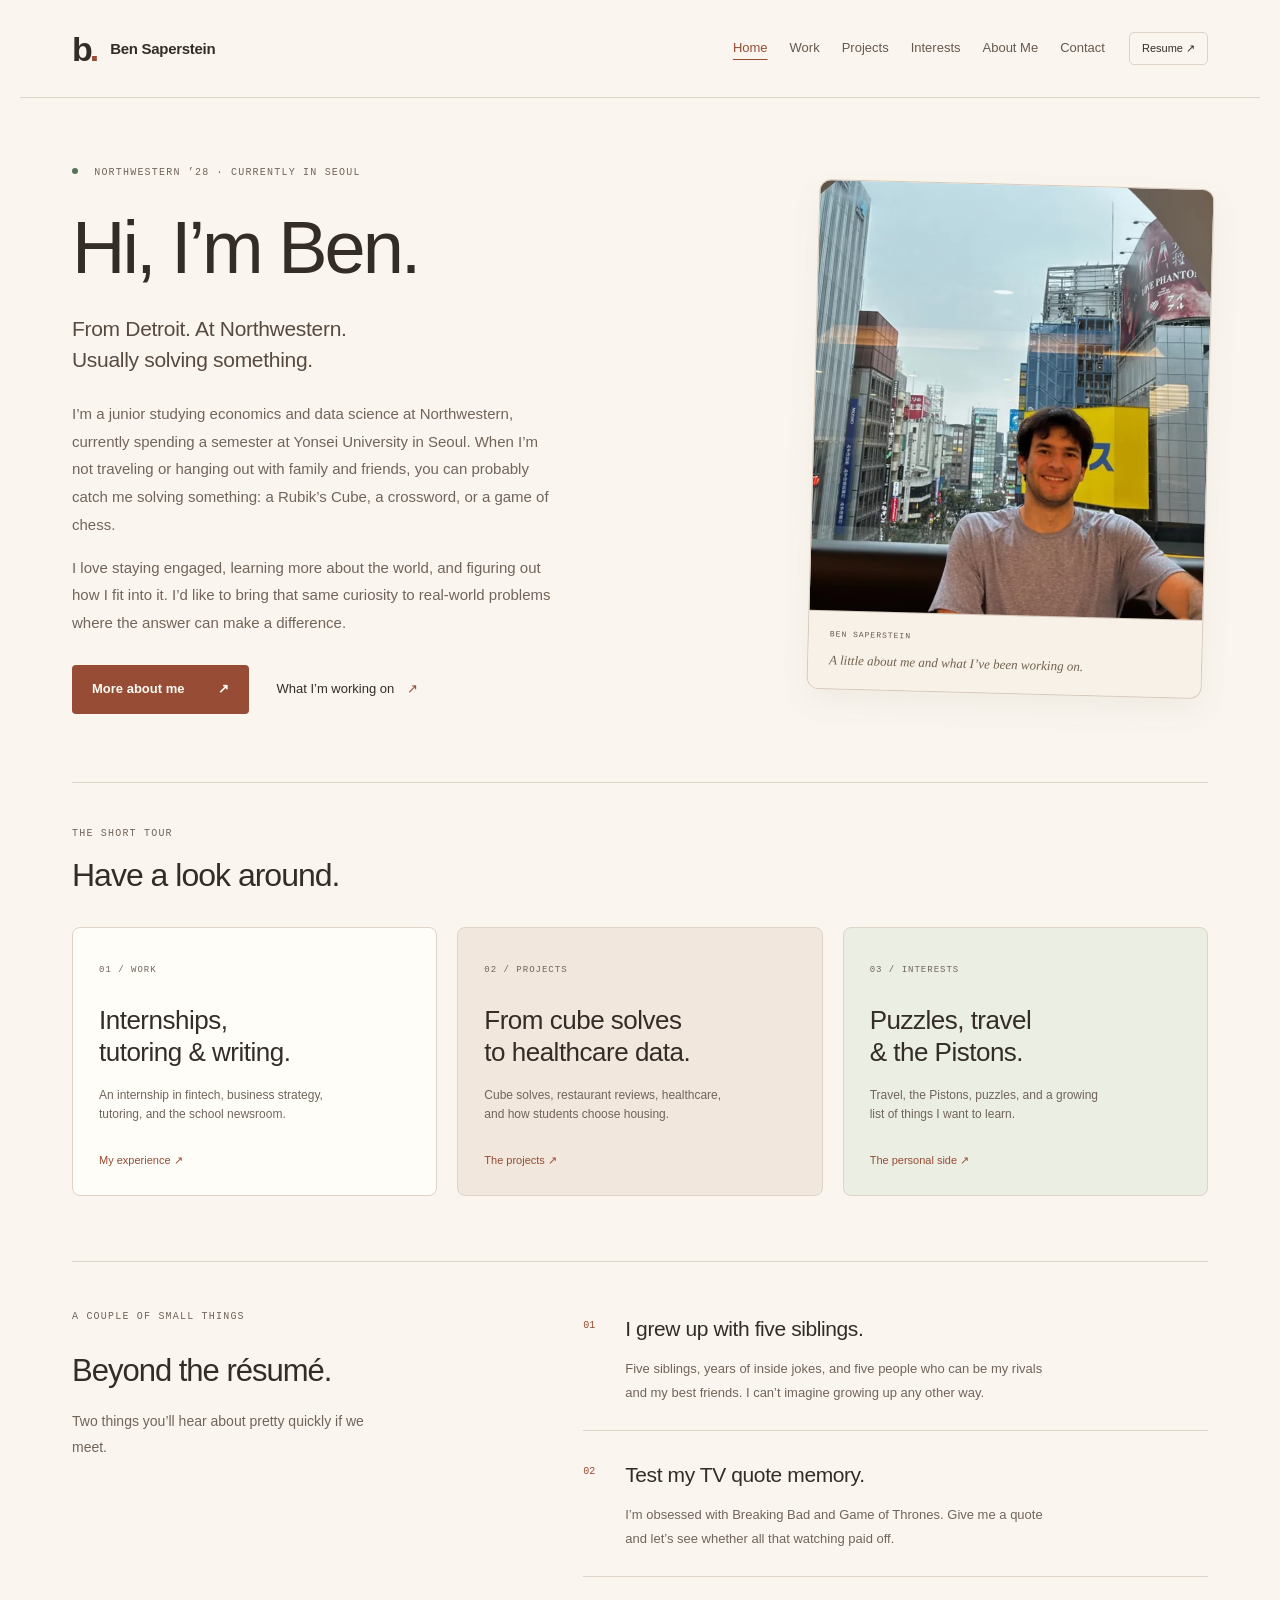
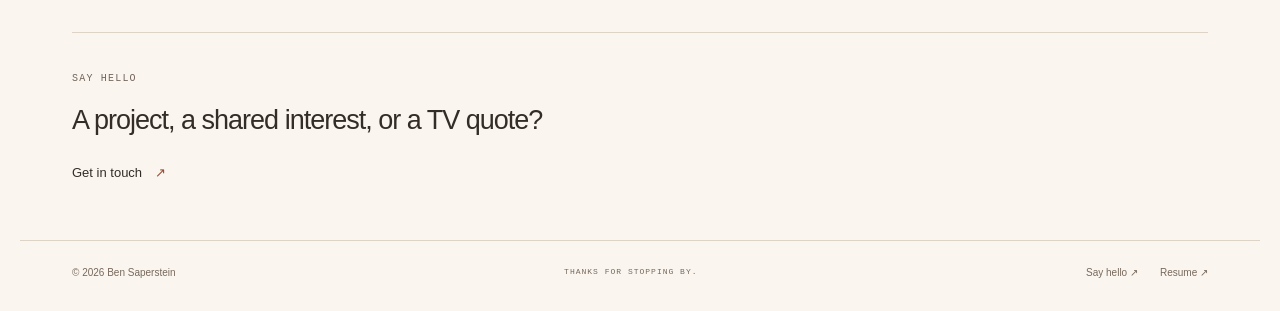
<file: index.html>
<!doctype html><html lang="en"><head><meta charset="utf-8"><meta name="viewport" content="width=device-width,initial-scale=1"><meta name="description" content="Meet Ben Saperstein: Northwestern student, cuber, crossword enthusiast, and curious builder."><meta name="robots" content="index,follow"><meta name="theme-color" content="#faf6ef"><title>Home — Ben Saperstein</title><link rel="icon" href="favicon.svg" type="image/svg+xml"><link rel="stylesheet" href="style.css"></head><body class="page-index"><a class="skip" href="#main">Skip to content</a><header><a class="wordmark" href="index.html" aria-label="Ben Saperstein home"><span class="brand-mark" aria-hidden="true">b<span>.</span></span><span>Ben Saperstein</span></a><nav aria-label="Main navigation"><a href="index.html" aria-current="page">Home</a><a href="work.html">Work</a><a href="projects.html">Projects</a><a href="interests.html">Interests</a><a href="about.html">About Me</a><a href="contact.html">Contact</a></nav><a class="nav-resume" href="Ben_Saperstein_Public_Resume.pdf" target="_blank" rel="noopener">Resume ↗<span class="sr-only"> (PDF, opens in a new tab)</span></a></header><main id="main"><section class="personal-hero photo-home"><div class="personal-intro"><p class="eyebrow"><span class="status-dot"></span> NORTHWESTERN ’28 · CURRENTLY IN SEOUL</p><h1>Hi, I’m Ben.</h1><p class="personal-lead">From Detroit. At Northwestern. <br>Usually solving something.</p><p class="personal-description">I’m a junior studying economics and data science at Northwestern, currently spending a semester at Yonsei University in Seoul. When I’m not traveling or hanging out with family and friends, you can probably catch me solving something: a Rubik’s Cube, a crossword, or a game of chess.</p><p class="personal-description">I love staying engaged, learning more about the world, and figuring out how I fit into it. I’d like to bring that same curiosity to real-world problems where the answer can make a difference.</p><div class="hero-actions"><a class="button primary" href="about.html">More about me <span aria-hidden="true">↗</span></a><a class="text-link" href="projects.html">What I’m working on <span aria-hidden="true">↗</span></a></div></div><figure class="portrait-card real-portrait"><img src="images/ben-city-window-900.webp" srcset="images/ben-city-window-480.webp 480w, images/ben-city-window-900.webp 900w" sizes="(max-width:640px) calc(100vw - 44px), 395px" width="900" height="1200" alt="Ben smiling beside a window overlooking city buildings" fetchpriority="high"><figcaption><span class="mono">BEN SAPERSTEIN</span><span>A little about me and what I’ve been working on.</span></figcaption></figure></section>
<section class="home-paths" aria-labelledby="explore-title"><div class="section-heading"><div><p class="eyebrow">THE SHORT TOUR</p><h2 id="explore-title">Have a look around.</h2></div></div><div class="path-grid"><a class="path-card" href="work.html"><span class="path-number">01 / WORK</span><h3>Internships, <br>tutoring &amp; writing.</h3><p>An internship in fintech, business strategy, tutoring, and the school newsroom.</p><span class="path-link">My experience ↗</span></a><a class="path-card" href="projects.html"><span class="path-number">02 / PROJECTS</span><h3>From cube solves <br>to healthcare data.</h3><p>Cube solves, restaurant reviews, healthcare, and how students choose housing.</p><span class="path-link">The projects ↗</span></a><a class="path-card" href="interests.html"><span class="path-number">03 / INTERESTS</span><h3>Puzzles, travel <br>&amp; the Pistons.</h3><p>Travel, the Pistons, puzzles, and a growing list of things I want to learn.</p><span class="path-link">The personal side ↗</span></a></div></section>
<section class="personal-aside" aria-labelledby="small-things-title"><div><p class="eyebrow">A COUPLE OF SMALL THINGS</p><h2 id="small-things-title">Beyond the résumé.</h2><p>Two things you’ll hear about pretty quickly if we meet.</p></div><div class="aside-facts"><article><span class="fact-marker" aria-hidden="true">01</span><h3>I grew up with five siblings.</h3><p>Five siblings, years of inside jokes, and five people who can be my rivals and my best friends. I can’t imagine growing up any other way.</p></article><article><span class="fact-marker" aria-hidden="true">02</span><h3>Test my TV quote memory.</h3><p>I’m obsessed with Breaking Bad and Game of Thrones. Give me a quote and let’s see whether all that watching paid off.</p></article></div></section>
<section class="home-note"><p class="eyebrow">SAY HELLO</p><h2>A project, a shared interest, or a TV quote?</h2><a class="text-link" href="contact.html">Get in touch <span aria-hidden="true">↗</span></a></section>
</main><footer><a href="index.html">© 2026 Ben Saperstein</a><span class="mono">THANKS FOR STOPPING BY.</span><div class="footer-links"><a href="contact.html">Say hello ↗</a><a href="Ben_Saperstein_Public_Resume.pdf" target="_blank" rel="noopener">Resume ↗<span class="sr-only"> (PDF, opens in a new tab)</span></a></div></footer><script src="script.js"></script></body></html>
</file>
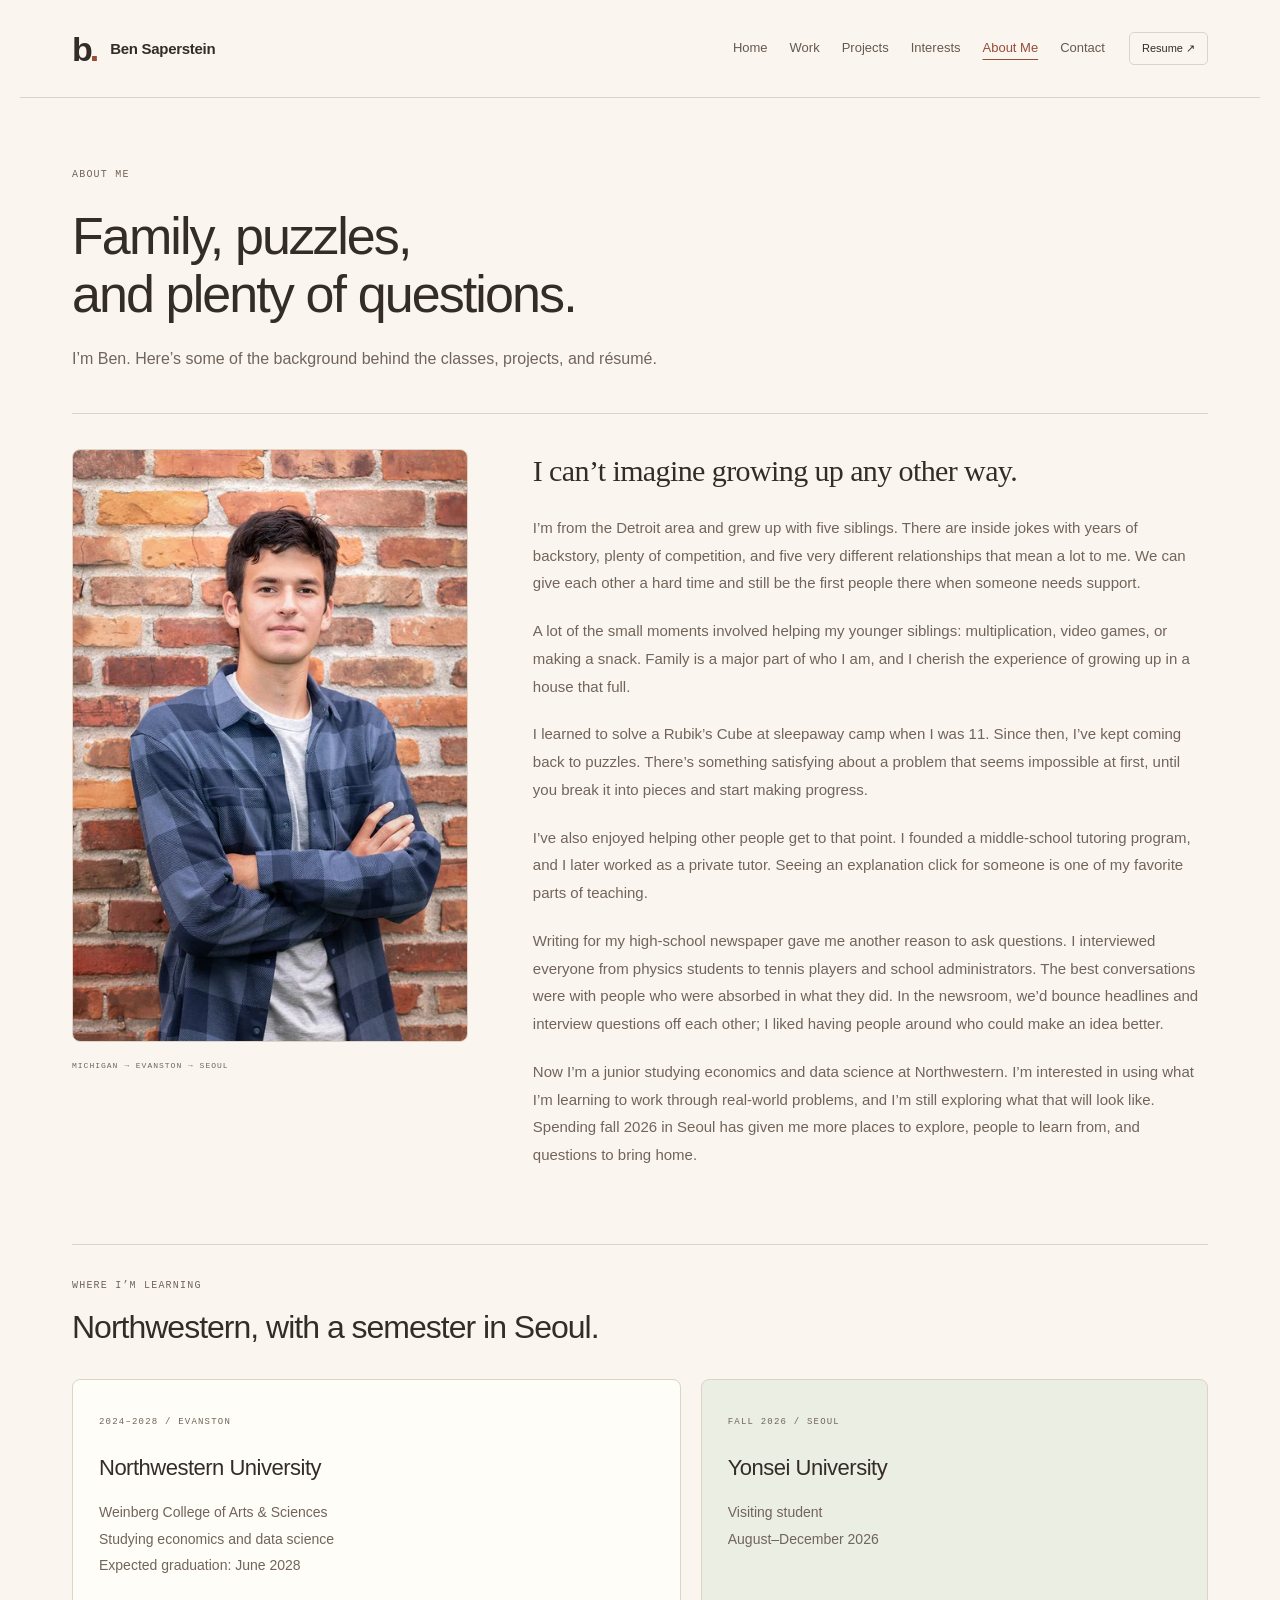
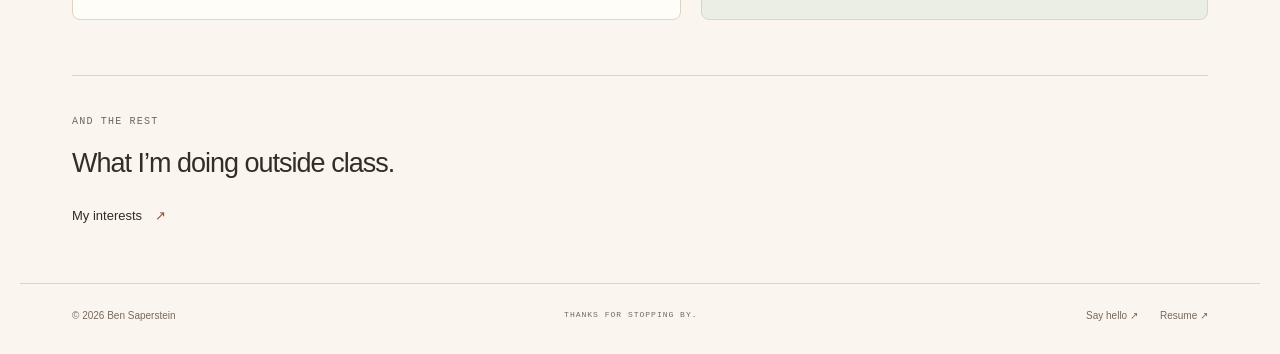
<file: about.html>
<!doctype html><html lang="en"><head><meta charset="utf-8"><meta name="viewport" content="width=device-width,initial-scale=1"><meta name="description" content="Meet Ben Saperstein: from Michigan to Northwestern, with a semester in Seoul."><meta name="robots" content="index,follow"><meta name="theme-color" content="#faf6ef"><title>About Me — Ben Saperstein</title><link rel="icon" href="favicon.svg" type="image/svg+xml"><link rel="stylesheet" href="style.css"></head><body class="page-about"><a class="skip" href="#main">Skip to content</a><header><a class="wordmark" href="index.html" aria-label="Ben Saperstein home"><span class="brand-mark" aria-hidden="true">b<span>.</span></span><span>Ben Saperstein</span></a><nav aria-label="Main navigation"><a href="index.html">Home</a><a href="work.html">Work</a><a href="projects.html">Projects</a><a href="interests.html">Interests</a><a href="about.html" aria-current="page">About Me</a><a href="contact.html">Contact</a></nav><a class="nav-resume" href="Ben_Saperstein_Public_Resume.pdf" target="_blank" rel="noopener">Resume ↗<span class="sr-only"> (PDF, opens in a new tab)</span></a></header><main id="main"><section class="page-intro"><p class="eyebrow">ABOUT ME</p><h1>Family, puzzles, <br>and plenty of questions.</h1><p class="page-description">I’m Ben. Here’s some of the background behind the classes, projects, and résumé.</p></section>
<section class="about-personal"><figure class="about-photo"><img src="images/ben-brick-900.webp" srcset="images/ben-brick-480.webp 480w, images/ben-brick-900.webp 900w" sizes="(max-width:640px) calc(100vw - 44px), 360px" width="900" height="1350" alt="Ben standing in front of a brick wall, wearing a blue checked shirt" loading="lazy"><figcaption class="mono">MICHIGAN → EVANSTON → SEOUL</figcaption></figure><div class="story-body"><p class="story-lead">I can’t imagine growing up any other way.</p>
<p>I’m from the Detroit area and grew up with five siblings. There are inside jokes with years of backstory, plenty of competition, and five very different relationships that mean a lot to me. We can give each other a hard time and still be the first people there when someone needs support.</p>
<p>A lot of the small moments involved helping my younger siblings: multiplication, video games, or making a snack. Family is a major part of who I am, and I cherish the experience of growing up in a house that full.</p>
<p>I learned to solve a Rubik’s Cube at sleepaway camp when I was 11. Since then, I’ve kept coming back to puzzles. There’s something satisfying about a problem that seems impossible at first, until you break it into pieces and start making progress.</p>
<p>I’ve also enjoyed helping other people get to that point. I founded a middle-school tutoring program, and I later worked as a private tutor. Seeing an explanation click for someone is one of my favorite parts of teaching.</p>
<p>Writing for my high-school newspaper gave me another reason to ask questions. I interviewed everyone from physics students to tennis players and school administrators. The best conversations were with people who were absorbed in what they did. In the newsroom, we’d bounce headlines and interview questions off each other; I liked having people around who could make an idea better.</p>
<p>Now I’m a junior studying economics and data science at Northwestern. I’m interested in using what I’m learning to work through real-world problems, and I’m still exploring what that will look like. Spending fall 2026 in Seoul has given me more places to explore, people to learn from, and questions to bring home.</p></div></section>
<section class="education-section" aria-labelledby="education-title"><div class="section-heading"><div><p class="eyebrow">WHERE I’M LEARNING</p><h2 id="education-title">Northwestern, with a semester in Seoul.</h2></div></div><div class="education-grid"><article><span class="mono">2024–2028 / EVANSTON</span><h3>Northwestern University</h3><p>Weinberg College of Arts & Sciences <br>Studying economics and data science <br>Expected graduation: June 2028</p></article><article><span class="mono">FALL 2026 / SEOUL</span><h3>Yonsei University</h3><p>Visiting student <br>August–December 2026</p></article></div></section>
<section class="home-note"><p class="eyebrow">AND THE REST</p><h2>What I’m doing outside class.</h2><a class="text-link" href="interests.html">My interests <span aria-hidden="true">↗</span></a></section>
</main><footer><a href="index.html">© 2026 Ben Saperstein</a><span class="mono">THANKS FOR STOPPING BY.</span><div class="footer-links"><a href="contact.html">Say hello ↗</a><a href="Ben_Saperstein_Public_Resume.pdf" target="_blank" rel="noopener">Resume ↗<span class="sr-only"> (PDF, opens in a new tab)</span></a></div></footer><script src="script.js"></script></body></html>
</file>
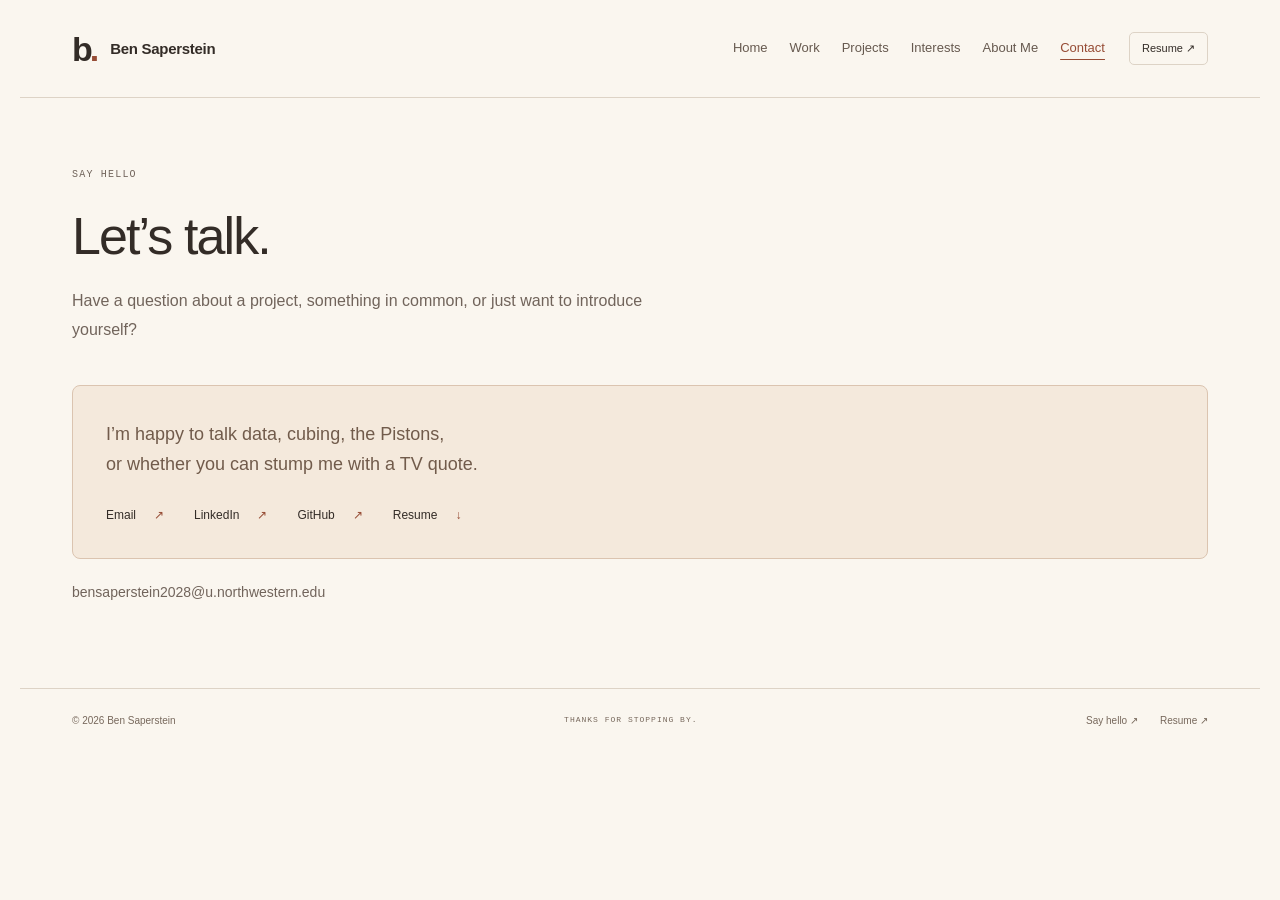
<file: contact.html>
<!doctype html><html lang="en"><head><meta charset="utf-8"><meta name="viewport" content="width=device-width,initial-scale=1"><meta name="description" content="For a project conversation, a shared interest, or just an introduction."><meta name="robots" content="index,follow"><meta name="theme-color" content="#faf6ef"><title>Contact — Ben Saperstein</title><link rel="icon" href="favicon.svg" type="image/svg+xml"><link rel="stylesheet" href="style.css"></head><body class="page-contact"><a class="skip" href="#main">Skip to content</a><header><a class="wordmark" href="index.html" aria-label="Ben Saperstein home"><span class="brand-mark" aria-hidden="true">b<span>.</span></span><span>Ben Saperstein</span></a><nav aria-label="Main navigation"><a href="index.html">Home</a><a href="work.html">Work</a><a href="projects.html">Projects</a><a href="interests.html">Interests</a><a href="about.html">About Me</a><a href="contact.html" aria-current="page">Contact</a></nav><a class="nav-resume" href="Ben_Saperstein_Public_Resume.pdf" target="_blank" rel="noopener">Resume ↗<span class="sr-only"> (PDF, opens in a new tab)</span></a></header><main id="main"><section class="page-intro"><p class="eyebrow">SAY HELLO</p><h1>Let’s talk.</h1><p class="page-description">Have a question about a project, something in common, or just want to introduce yourself?</p></section><section id="contact" class="contact"><p>I’m happy to talk data, cubing, the Pistons, <br>or whether you can stump me with a TV quote.</p><div class="contact-links"><a href="mailto:bensaperstein2028@u.northwestern.edu">Email <span aria-hidden="true">↗</span></a><a href="https://www.linkedin.com/in/ben-saperstein" target="_blank" rel="noopener">LinkedIn <span aria-hidden="true">↗</span><span class="sr-only"> (opens in a new tab)</span></a><a href="https://github.com/bensaperstein" target="_blank" rel="noopener">GitHub <span aria-hidden="true">↗</span><span class="sr-only"> (opens in a new tab)</span></a><a href="Ben_Saperstein_Public_Resume.pdf" download>Resume <span aria-hidden="true">↓</span><span class="sr-only"> (PDF download)</span></a></div></section>
<p class="contact-address"><a href="mailto:bensaperstein2028@u.northwestern.edu">bensaperstein2028@u.northwestern.edu</a></p></main><footer><a href="index.html">© 2026 Ben Saperstein</a><span class="mono">THANKS FOR STOPPING BY.</span><div class="footer-links"><a href="contact.html">Say hello ↗</a><a href="Ben_Saperstein_Public_Resume.pdf" target="_blank" rel="noopener">Resume ↗<span class="sr-only"> (PDF, opens in a new tab)</span></a></div></footer><script src="script.js"></script></body></html>
</file>
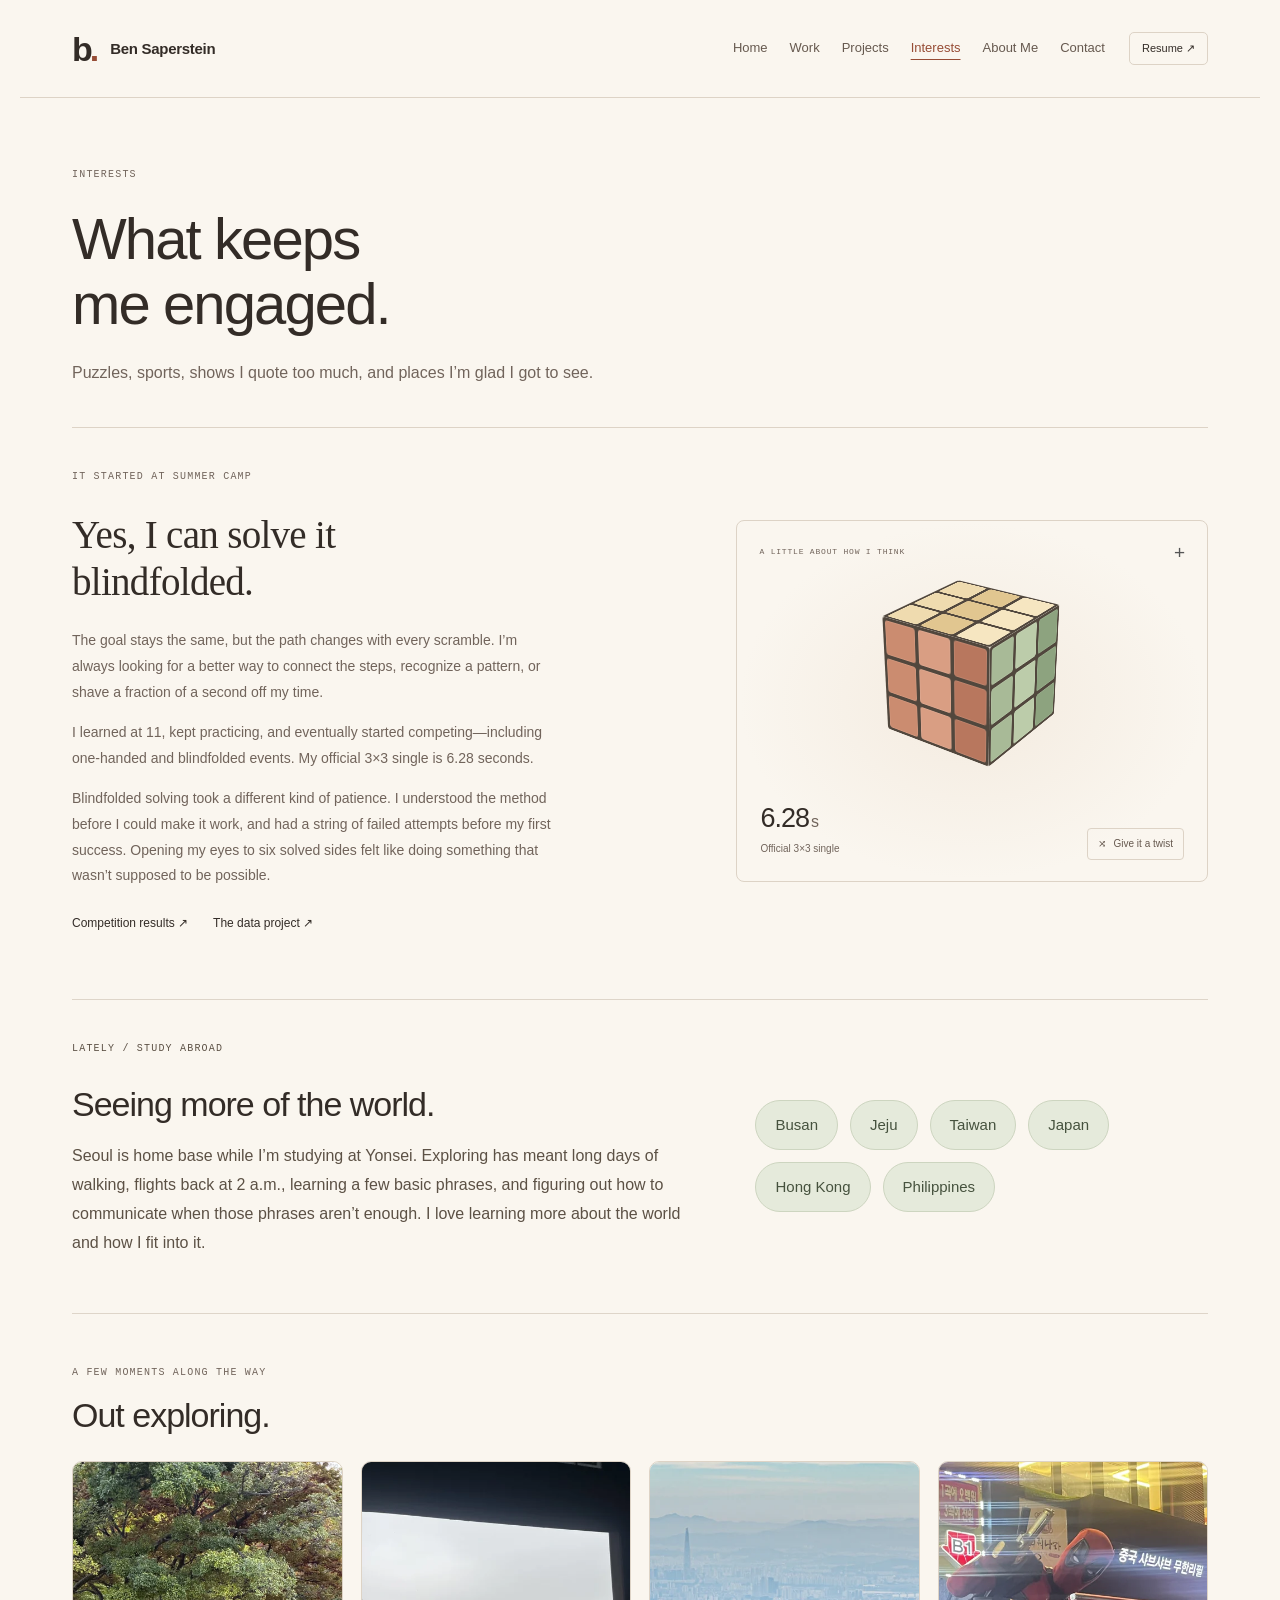
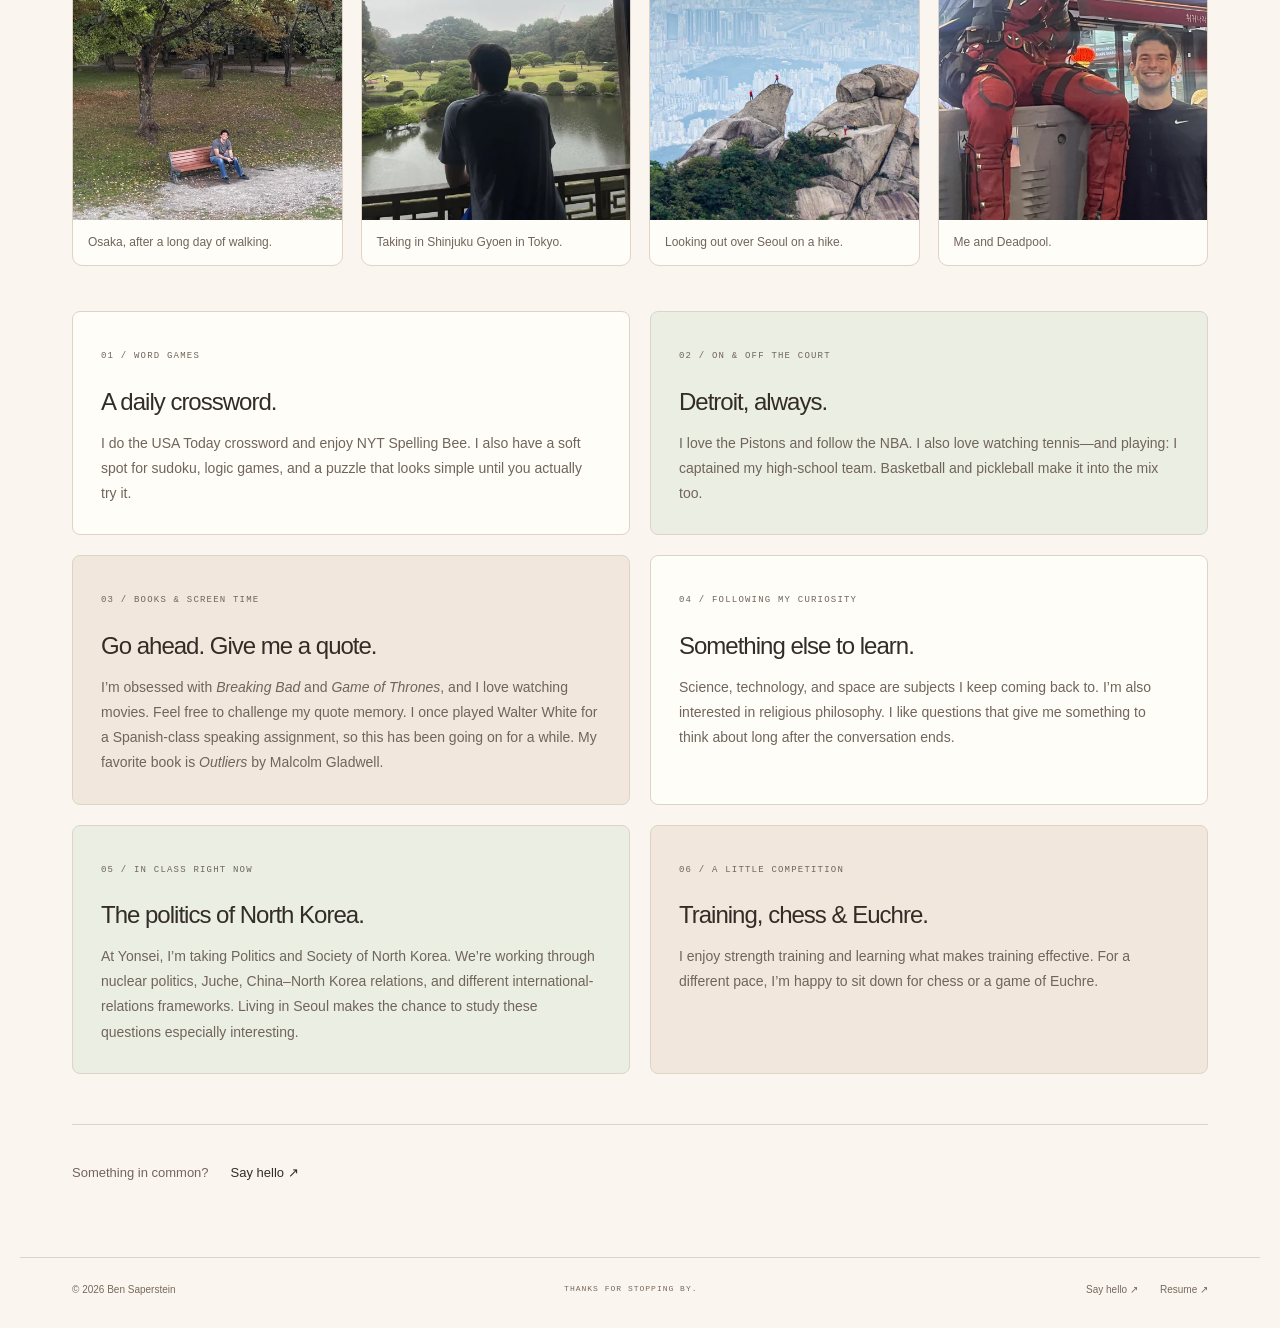
<file: interests.html>
<!doctype html><html lang="en"><head><meta charset="utf-8"><meta name="viewport" content="width=device-width,initial-scale=1"><meta name="description" content="Cubing, crosswords, tennis, the NBA, and other interests of Ben Saperstein."><meta name="robots" content="index,follow"><meta name="theme-color" content="#faf6ef"><title>Interests — Ben Saperstein</title><link rel="icon" href="favicon.svg" type="image/svg+xml"><link rel="stylesheet" href="style.css"></head><body class="page-interests"><a class="skip" href="#main">Skip to content</a><header><a class="wordmark" href="index.html" aria-label="Ben Saperstein home"><span class="brand-mark" aria-hidden="true">b<span>.</span></span><span>Ben Saperstein</span></a><nav aria-label="Main navigation"><a href="index.html">Home</a><a href="work.html">Work</a><a href="projects.html">Projects</a><a href="interests.html" aria-current="page">Interests</a><a href="about.html">About Me</a><a href="contact.html">Contact</a></nav><a class="nav-resume" href="Ben_Saperstein_Public_Resume.pdf" target="_blank" rel="noopener">Resume ↗<span class="sr-only"> (PDF, opens in a new tab)</span></a></header><main id="main"><section class="page-intro"><p class="eyebrow">INTERESTS</p><h1>What keeps <br>me engaged.</h1><p class="page-description">Puzzles, sports, shows I quote too much, and places I’m glad I got to see.</p></section>
<section class="cubing-feature" aria-labelledby="cubing-title"><div><p class="eyebrow">IT STARTED AT SUMMER CAMP</p><h2 id="cubing-title">Yes, I can solve it <br>blindfolded.</h2><p>The goal stays the same, but the path changes with every scramble. I’m always looking for a better way to connect the steps, recognize a pattern, or shave a fraction of a second off my time.</p><p>I learned at 11, kept practicing, and eventually started competing—including one-handed and blindfolded events. My official 3×3 single is 6.28 seconds.</p><p>Blindfolded solving took a different kind of patience. I understood the method before I could make it work, and had a string of failed attempts before my first success. Opening my eyes to six solved sides felt like doing something that wasn’t supposed to be possible.</p><div class="interest-links"><a class="text-link" href="https://www.worldcubeassociation.org/persons/2019SAPE03" target="_blank" rel="noopener">Competition results ↗<span class="sr-only"> (opens in a new tab)</span></a><a class="text-link" href="project-cube.html">The data project ↗</a></div></div><div class="hero-object"><div class="object-top"><span class="mono">A LITTLE ABOUT HOW I THINK</span><span class="cross" aria-hidden="true">+</span></div><div class="cube-stage" aria-hidden="true"><div class="cube"><div class="face front"></div><div class="face right"></div><div class="face top"></div></div></div><div class="object-bottom"><div><span class="object-number">6.28<span>s</span></span><span class="caption">Official 3×3 single</span></div><button class="shuffle" id="shuffle" aria-label="Shuffle decorative cube colors"><span aria-hidden="true">⤨</span> Give it a twist</button></div><span class="sr-only" id="cube-status" role="status"></span></div>
</section>
<section class="travel-note" aria-labelledby="travel-title"><div><p class="eyebrow">LATELY / STUDY ABROAD</p><h2 id="travel-title">Seeing more of the world.</h2><p>Seoul is home base while I’m studying at Yonsei. Exploring has meant long days of walking, flights back at 2 a.m., learning a few basic phrases, and figuring out how to communicate when those phrases aren’t enough. I love learning more about the world and how I fit into it.</p></div><div class="travel-stops" aria-label="Places from my travels"><span>Busan</span><span>Jeju</span><span>Taiwan</span><span>Japan</span><span>Hong Kong</span><span>Philippines</span></div></section>
<section class="travel-gallery" aria-labelledby="gallery-title"><div class="section-heading"><div><p class="eyebrow">A FEW MOMENTS ALONG THE WAY</p><h2 id="gallery-title">Out exploring.</h2></div></div><div class="travel-photo-grid"><figure><img src="images/ben-park-bench-900.webp" srcset="images/ben-park-bench-480.webp 480w, images/ben-park-bench-900.webp 900w" sizes="(max-width:640px) calc(100vw - 44px), (max-width:960px) 45vw, 260px" width="900" height="1200" alt="Ben resting on a park bench beneath autumn trees in Osaka" loading="lazy"><figcaption>Osaka, after a long day of walking.</figcaption></figure><figure><img src="images/ben-garden-900.webp" srcset="images/ben-garden-480.webp 480w, images/ben-garden-900.webp 900w" sizes="(max-width:640px) calc(100vw - 44px), (max-width:960px) 45vw, 260px" width="900" height="1200" alt="Ben looking over the garden and pond at Shinjuku Gyoen in Tokyo" loading="lazy"><figcaption>Taking in Shinjuku Gyoen in Tokyo.</figcaption></figure><figure><img src="images/mountain-city-900.webp" srcset="images/mountain-city-480.webp 480w, images/mountain-city-900.webp 900w" sizes="(max-width:640px) calc(100vw - 44px), (max-width:960px) 45vw, 260px" width="900" height="1200" alt="View from a Seoul hike, with granite peaks, forest, and the city below" loading="lazy"><figcaption>Looking out over Seoul on a hike.</figcaption></figure><figure><img src="images/ben-deadpool-900.webp" srcset="images/ben-deadpool-480.webp 480w, images/ben-deadpool-900.webp 900w" sizes="(max-width:640px) calc(100vw - 44px), (max-width:960px) 45vw, 260px" width="900" height="1200" alt="Ben smiling beside a Deadpool figure" loading="lazy"><figcaption>Me and Deadpool.</figcaption></figure></div></section><section class="interest-grid" aria-label="More interests"><article class="interest-card"><span class="mono">01 / WORD GAMES</span><h2>A daily crossword.</h2><p>I do the USA Today crossword and enjoy NYT Spelling Bee. I also have a soft spot for sudoku, logic games, and a puzzle that looks simple until you actually try it.</p></article><article class="interest-card"><span class="mono">02 / ON &amp; OFF THE COURT</span><h2>Detroit, always.</h2><p>I love the Pistons and follow the NBA. I also love watching tennis—and playing: I captained my high-school team. Basketball and pickleball make it into the mix too.</p></article><article class="interest-card"><span class="mono">03 / BOOKS &amp; SCREEN TIME</span><h2>Go ahead. Give me a quote.</h2><p>I’m obsessed with <em>Breaking Bad</em> and <em>Game of Thrones</em>, and I love watching movies. Feel free to challenge my quote memory. I once played Walter White for a Spanish-class speaking assignment, so this has been going on for a while. My favorite book is <em>Outliers</em> by Malcolm Gladwell.</p></article><article class="interest-card"><span class="mono">04 / FOLLOWING MY CURIOSITY</span><h2>Something else to learn.</h2><p>Science, technology, and space are subjects I keep coming back to. I’m also interested in religious philosophy. I like questions that give me something to think about long after the conversation ends.</p></article><article class="interest-card"><span class="mono">05 / IN CLASS RIGHT NOW</span><h2>The politics of North Korea.</h2><p>At Yonsei, I’m taking Politics and Society of North Korea. We’re working through nuclear politics, Juche, China–North Korea relations, and different international-relations frameworks. Living in Seoul makes the chance to study these questions especially interesting.</p></article><article class="interest-card"><span class="mono">06 / A LITTLE COMPETITION</span><h2>Training, chess &amp; Euchre.</h2><p>I enjoy strength training and learning what makes training effective. For a different pace, I’m happy to sit down for chess or a game of Euchre.</p></article></section>
<div class="page-end"><p>Something in common?</p><a class="text-link" href="contact.html">Say hello ↗</a></div>
</main><footer><a href="index.html">© 2026 Ben Saperstein</a><span class="mono">THANKS FOR STOPPING BY.</span><div class="footer-links"><a href="contact.html">Say hello ↗</a><a href="Ben_Saperstein_Public_Resume.pdf" target="_blank" rel="noopener">Resume ↗<span class="sr-only"> (PDF, opens in a new tab)</span></a></div></footer><script src="script.js"></script></body></html>
</file>
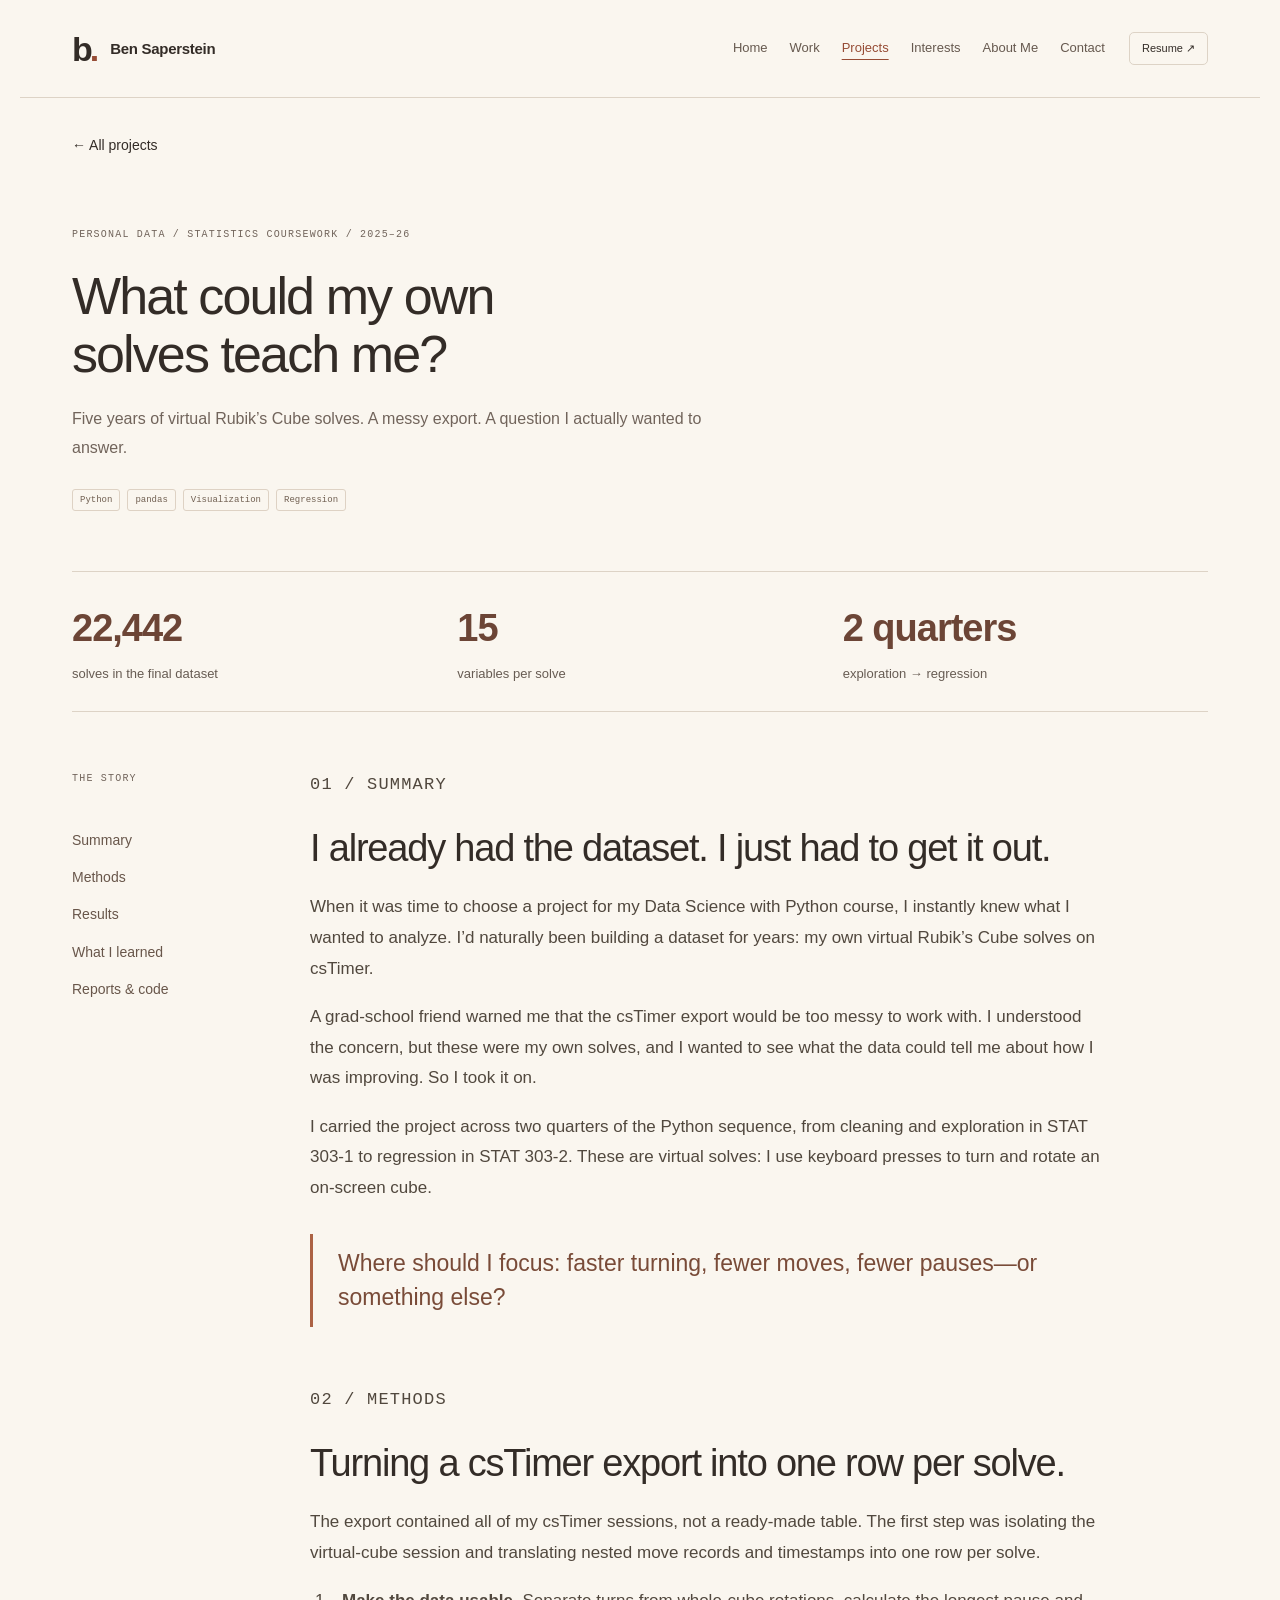
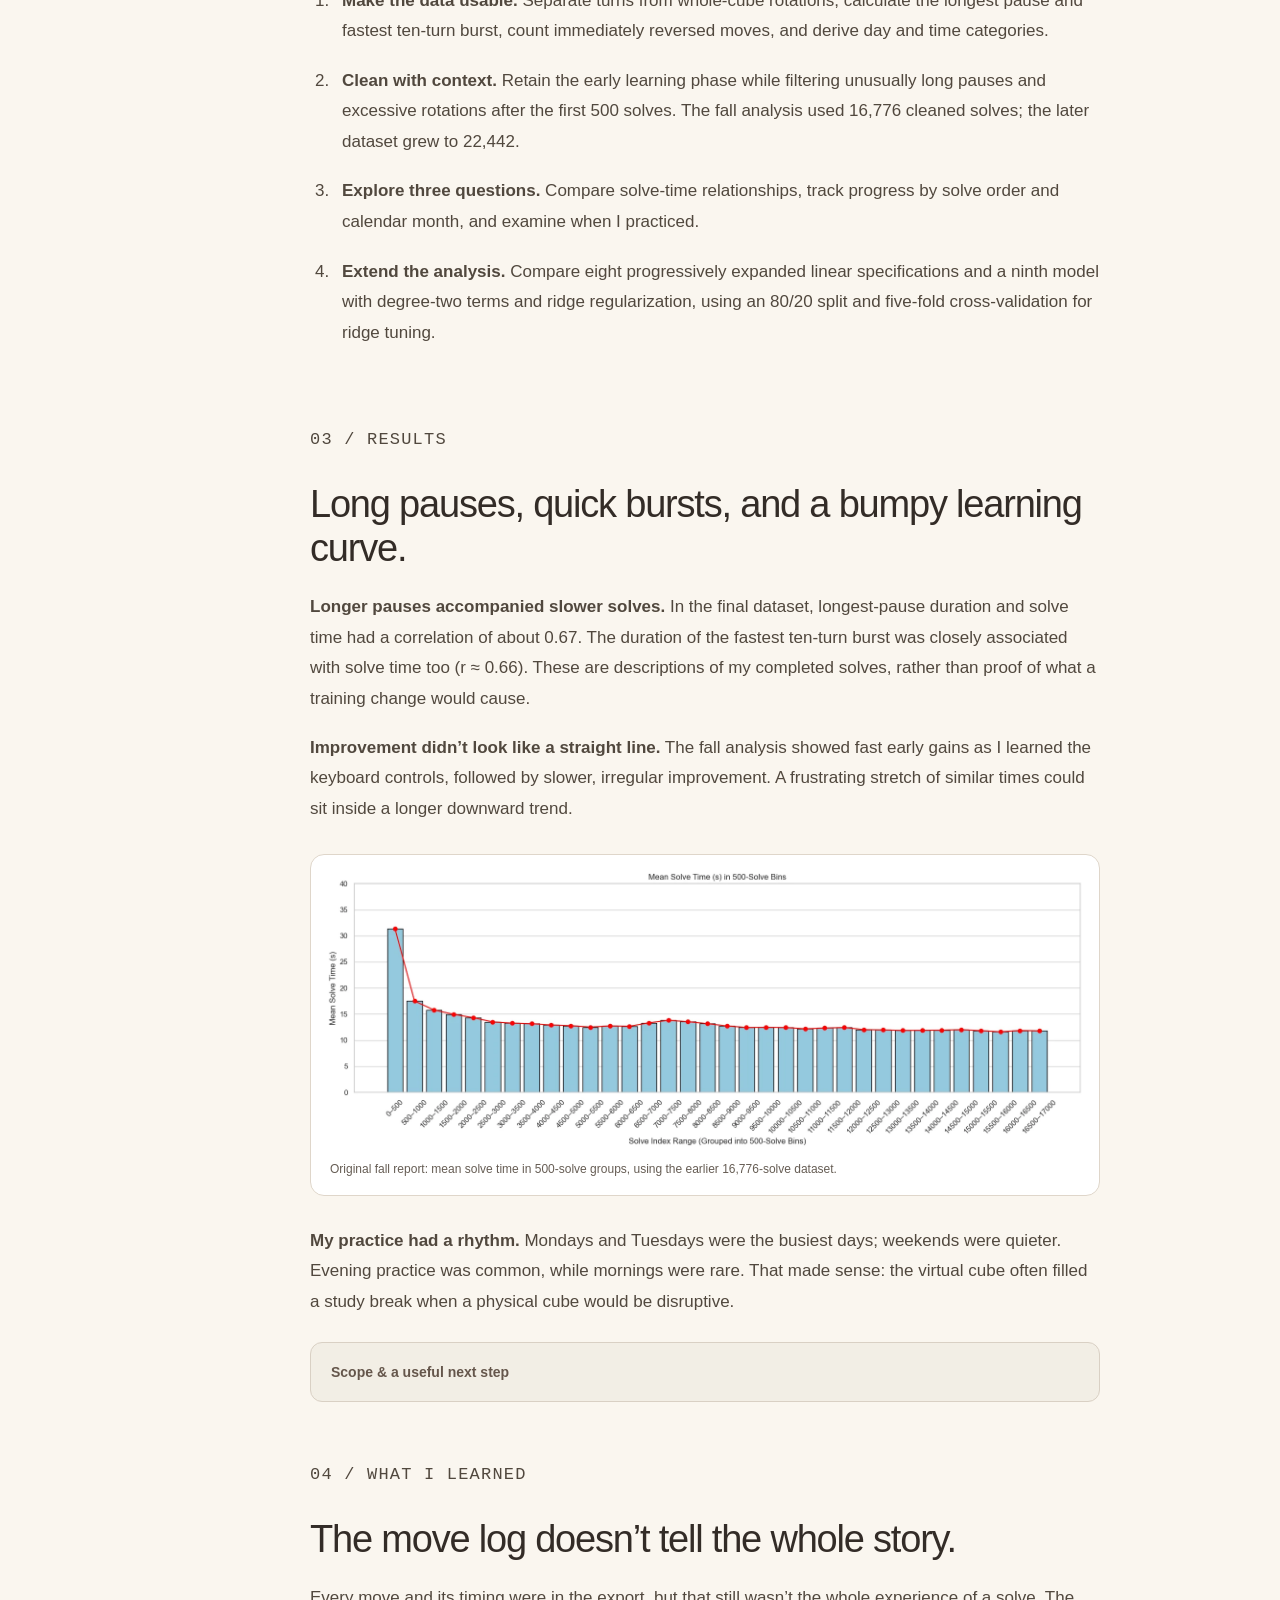
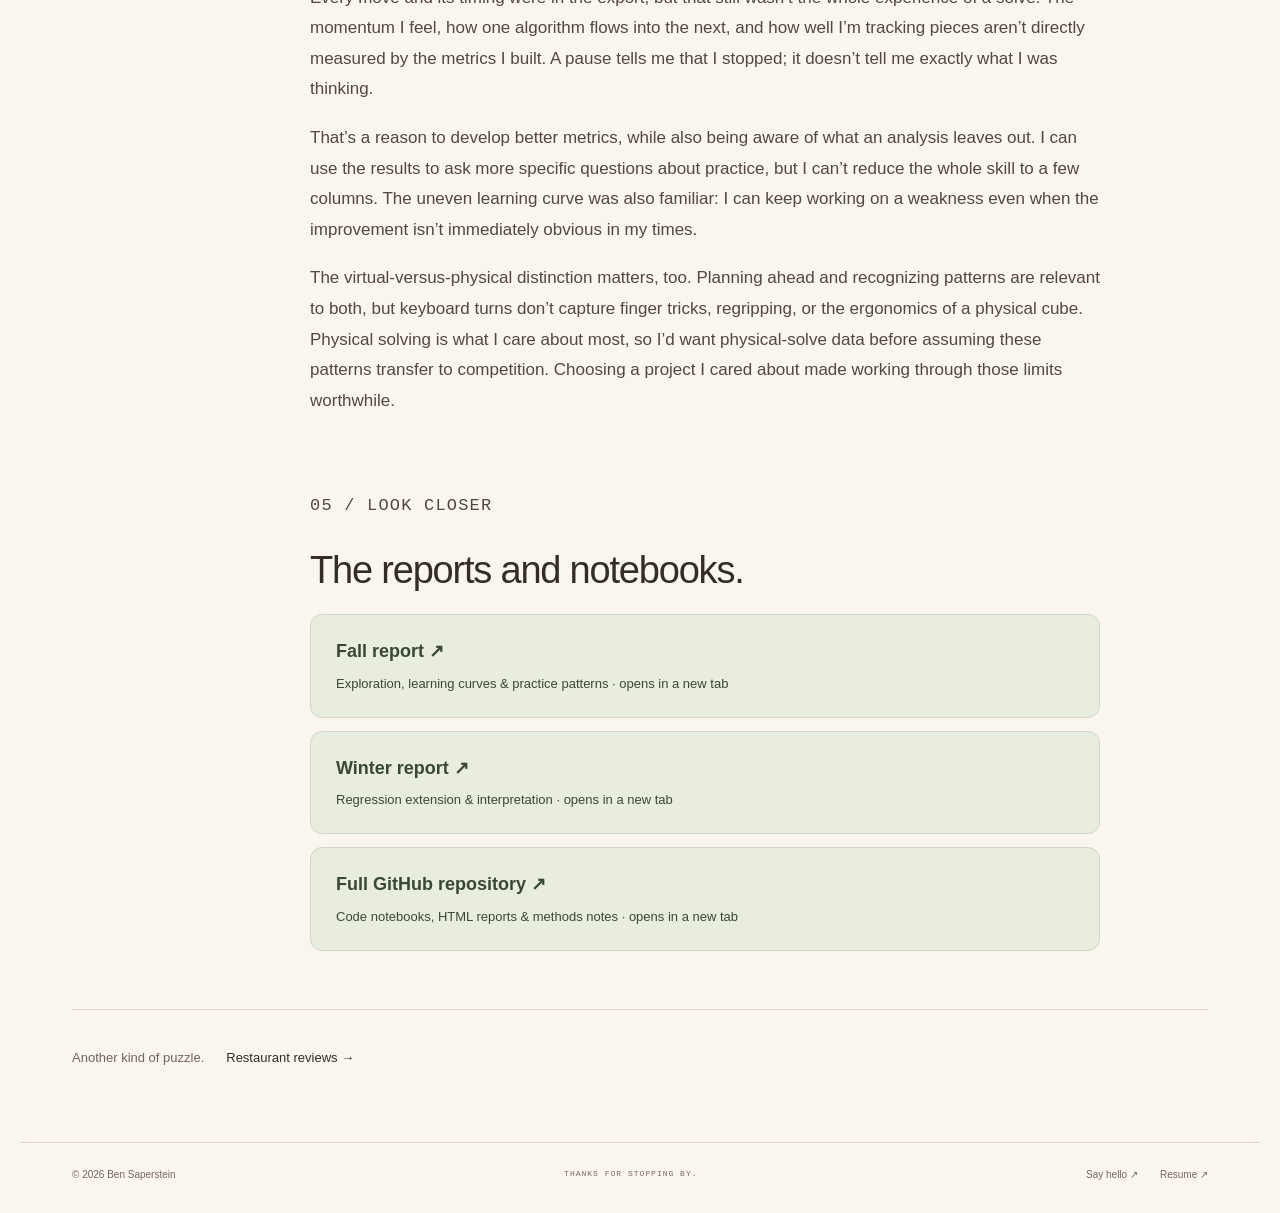
<file: project-cube.html>
<!doctype html><html lang="en"><head><meta charset="utf-8"><meta name="viewport" content="width=device-width,initial-scale=1"><meta name="description" content="Five years of virtual cube solves, a messy export, and a question about getting better."><meta name="robots" content="index,follow"><meta name="theme-color" content="#faf6ef"><title>Virtual Rubik’s Cube Session Analysis — Ben Saperstein</title><link rel="icon" href="favicon.svg" type="image/svg+xml"><link rel="stylesheet" href="style.css"></head><body class="page-projects"><a class="skip" href="#main">Skip to content</a><header><a class="wordmark" href="index.html" aria-label="Ben Saperstein home"><span class="brand-mark" aria-hidden="true">b<span>.</span></span><span>Ben Saperstein</span></a><nav aria-label="Main navigation"><a href="index.html">Home</a><a href="work.html">Work</a><a href="projects.html" aria-current="page">Projects</a><a href="interests.html">Interests</a><a href="about.html">About Me</a><a href="contact.html">Contact</a></nav><a class="nav-resume" href="Ben_Saperstein_Public_Resume.pdf" target="_blank" rel="noopener">Resume ↗<span class="sr-only"> (PDF, opens in a new tab)</span></a></header><main id="main"><a class="case-back text-link" href="projects.html">← All projects</a><section class="page-intro case-intro"><p class="eyebrow">PERSONAL DATA / STATISTICS COURSEWORK / 2025–26</p><h1>What could my own <br>solves teach me?</h1><p class="page-description">Five years of virtual Rubik’s Cube solves. A messy export. A question I actually wanted to answer.</p><div class="tags"><span>Python</span><span>pandas</span><span>Visualization</span><span>Regression</span></div></section>
<div class="case-facts"><div><strong>22,442</strong><span>solves in the final dataset</span></div><div><strong>15</strong><span>variables per solve</span></div><div><strong>2 quarters</strong><span>exploration → regression</span></div></div>
<div class="case-layout"><aside class="case-nav" aria-label="On this page"><span class="eyebrow">THE STORY</span><a href="#summary">Summary</a><a href="#methods">Methods</a><a href="#results">Results</a><a href="#learned">What I learned</a><a href="#artifacts">Reports &amp; code</a></aside><article class="case-body">
<section id="summary"><p class="eyebrow">01 / SUMMARY</p><h2>I already had the dataset. I just had to get it out.</h2><p>When it was time to choose a project for my Data Science with Python course, I instantly knew what I wanted to analyze. I’d naturally been building a dataset for years: my own virtual Rubik’s Cube solves on csTimer.</p><p>A grad-school friend warned me that the csTimer export would be too messy to work with. I understood the concern, but these were my own solves, and I wanted to see what the data could tell me about how I was improving. So I took it on.</p><p>I carried the project across two quarters of the Python sequence, from cleaning and exploration in STAT 303-1 to regression in STAT 303-2. These are virtual solves: I use keyboard presses to turn and rotate an on-screen cube.</p><blockquote>Where should I focus: faster turning, fewer moves, fewer pauses—or something else?</blockquote></section>
<section id="methods"><p class="eyebrow">02 / METHODS</p><h2>Turning a csTimer export into one row per solve.</h2><p>The export contained all of my csTimer sessions, not a ready-made table. The first step was isolating the virtual-cube session and translating nested move records and timestamps into one row per solve.</p><ol class="method-steps"><li><strong>Make the data usable.</strong> Separate turns from whole-cube rotations, calculate the longest pause and fastest ten-turn burst, count immediately reversed moves, and derive day and time categories.</li><li><strong>Clean with context.</strong> Retain the early learning phase while filtering unusually long pauses and excessive rotations after the first 500 solves. The fall analysis used 16,776 cleaned solves; the later dataset grew to 22,442.</li><li><strong>Explore three questions.</strong> Compare solve-time relationships, track progress by solve order and calendar month, and examine when I practiced.</li><li><strong>Extend the analysis.</strong> Compare eight progressively expanded linear specifications and a ninth model with degree-two terms and ridge regularization, using an 80/20 split and five-fold cross-validation for ridge tuning.</li></ol></section>
<section id="results"><p class="eyebrow">03 / RESULTS</p><h2>Long pauses, quick bursts, and a bumpy learning curve.</h2><p><strong>Longer pauses accompanied slower solves.</strong> In the final dataset, longest-pause duration and solve time had a correlation of about 0.67. The duration of the fastest ten-turn burst was closely associated with solve time too (r ≈ 0.66). These are descriptions of my completed solves, rather than proof of what a training change would cause.</p><p><strong>Improvement didn’t look like a straight line.</strong> The fall analysis showed fast early gains as I learned the keyboard controls, followed by slower, irregular improvement. A frustrating stretch of similar times could sit inside a longer downward trend.</p><figure class="case-chart"><img src="images/cube-learning.webp" width="1584" height="584" alt="Original fall-report chart: mean solve time falls sharply in early 500-solve groups, then changes more gradually with fluctuations." loading="lazy"><figcaption>Original fall report: mean solve time in 500-solve groups, using the earlier 16,776-solve dataset.</figcaption></figure><p><strong>My practice had a rhythm.</strong> Mondays and Tuesdays were the busiest days; weekends were quieter. Evening practice was common, while mornings were rare. That made sense: the virtual cube often filled a study break when a physical cube would be disruptive.</p><details class="case-scope"><summary>Scope &amp; a useful next step</summary><p>These are one person’s virtual solves; keyboard controls do not capture physical-cube ergonomics. Several regression models also included turning speed calculated from solve time itself. Their reported prediction scores need reanalysis. A stronger next version would remove that feature and evaluate on later solves held out chronologically.</p></details></section>
<section id="learned"><p class="eyebrow">04 / WHAT I LEARNED</p><h2>The move log doesn’t tell the whole story.</h2><p>Every move and its timing were in the export, but that still wasn’t the whole experience of a solve. The momentum I feel, how one algorithm flows into the next, and how well I’m tracking pieces aren’t directly measured by the metrics I built. A pause tells me that I stopped; it doesn’t tell me exactly what I was thinking.</p><p>That’s a reason to develop better metrics, while also being aware of what an analysis leaves out. I can use the results to ask more specific questions about practice, but I can’t reduce the whole skill to a few columns. The uneven learning curve was also familiar: I can keep working on a weakness even when the improvement isn’t immediately obvious in my times.</p><p>The virtual-versus-physical distinction matters, too. Planning ahead and recognizing patterns are relevant to both, but keyboard turns don’t capture finger tricks, regripping, or the ergonomics of a physical cube. Physical solving is what I care about most, so I’d want physical-solve data before assuming these patterns transfer to competition. Choosing a project I cared about made working through those limits worthwhile.</p></section>
<section id="artifacts"><p class="eyebrow">05 / LOOK CLOSER</p><h2>The reports and notebooks.</h2><div class="artifact-links"><a href="https://github.com/bensaperstein/rubiks-cube-session-analysis/blob/main/fall-2025-stat303-1/fall-2025-report.ipynb" target="_blank" rel="noopener"><strong>Fall report ↗</strong><span>Exploration, learning curves &amp; practice patterns · opens in a new tab</span></a><a href="https://github.com/bensaperstein/rubiks-cube-session-analysis/blob/main/winter-2026-stat303-2/winter-2026-report.ipynb" target="_blank" rel="noopener"><strong>Winter report ↗</strong><span>Regression extension &amp; interpretation · opens in a new tab</span></a><a href="https://github.com/bensaperstein/rubiks-cube-session-analysis" target="_blank" rel="noopener"><strong>Full GitHub repository ↗</strong><span>Code notebooks, HTML reports &amp; methods notes · opens in a new tab</span></a></div></section></article></div><div class="page-end"><p>Another kind of puzzle.</p><a class="text-link" href="project-yelp.html">Restaurant reviews →</a></div>
</main><footer><a href="index.html">© 2026 Ben Saperstein</a><span class="mono">THANKS FOR STOPPING BY.</span><div class="footer-links"><a href="contact.html">Say hello ↗</a><a href="Ben_Saperstein_Public_Resume.pdf" target="_blank" rel="noopener">Resume ↗<span class="sr-only"> (PDF, opens in a new tab)</span></a></div></footer><script src="script.js"></script></body></html>
</file>
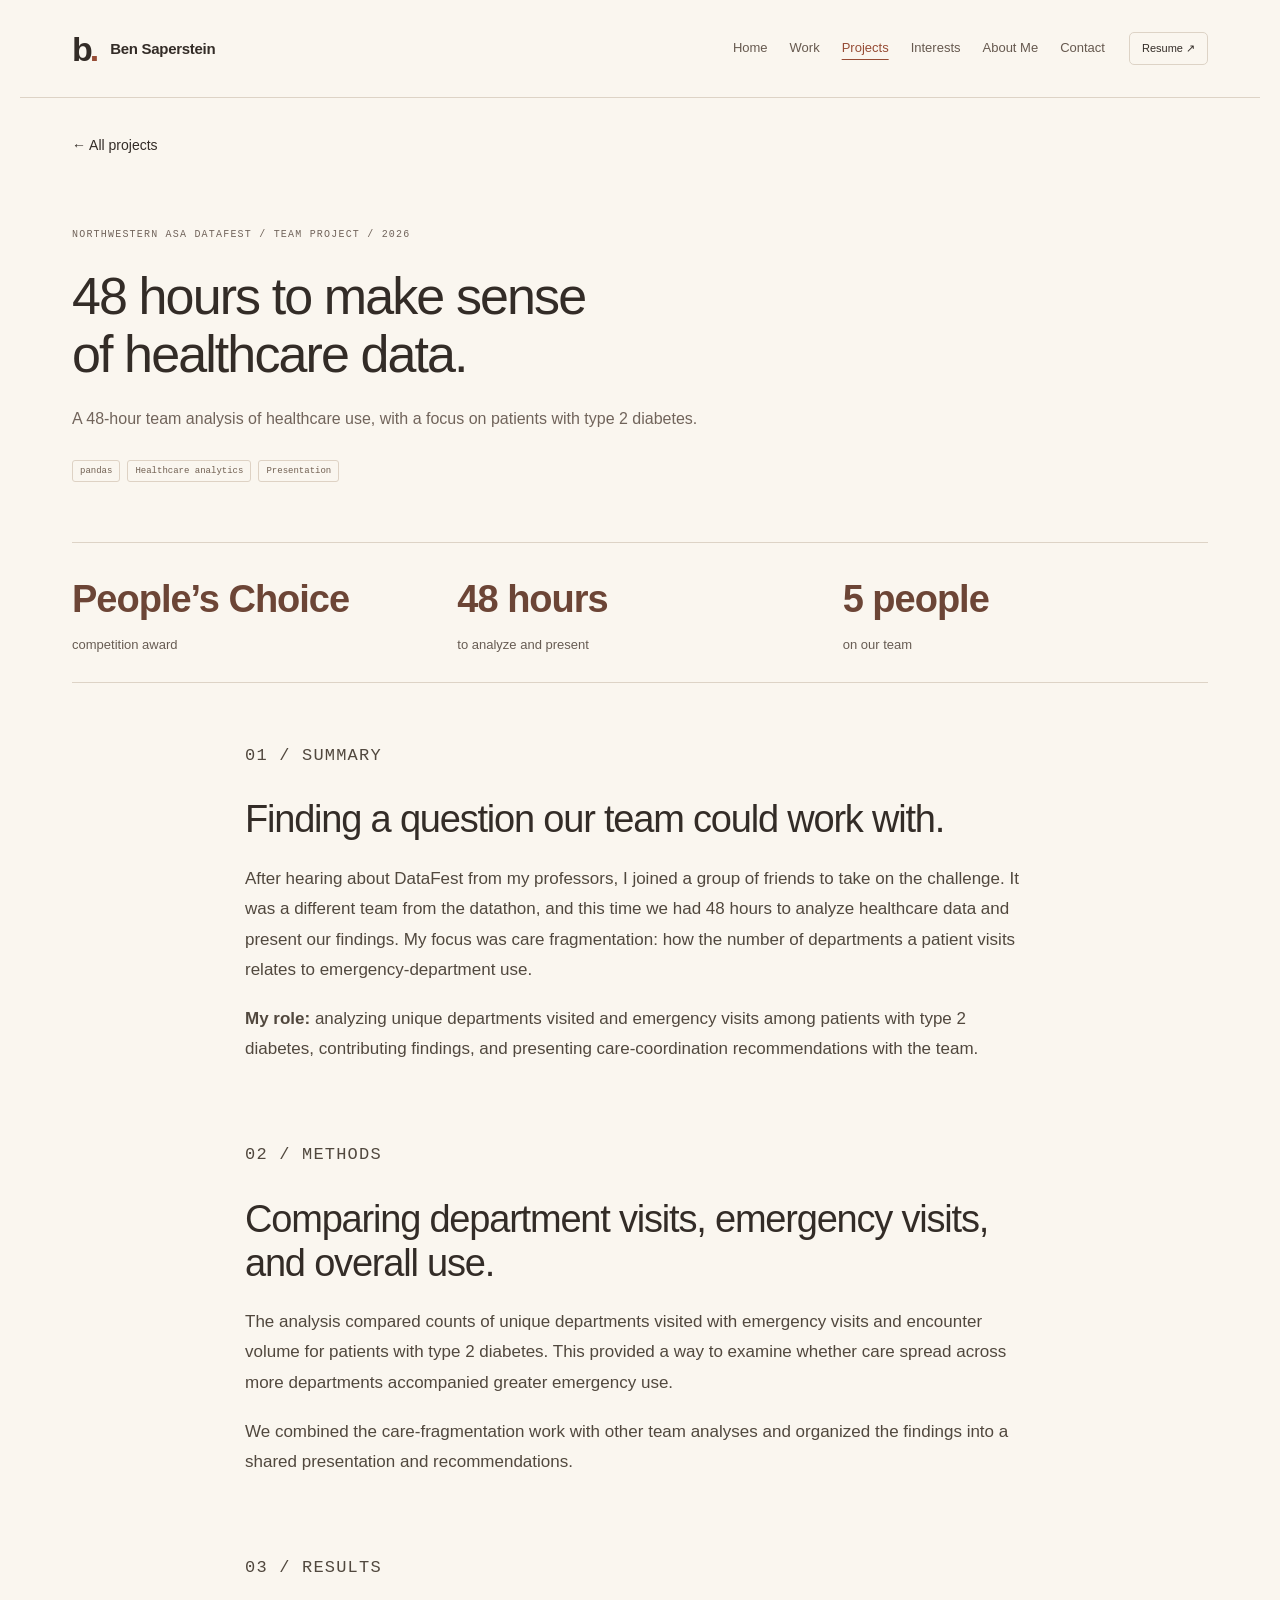
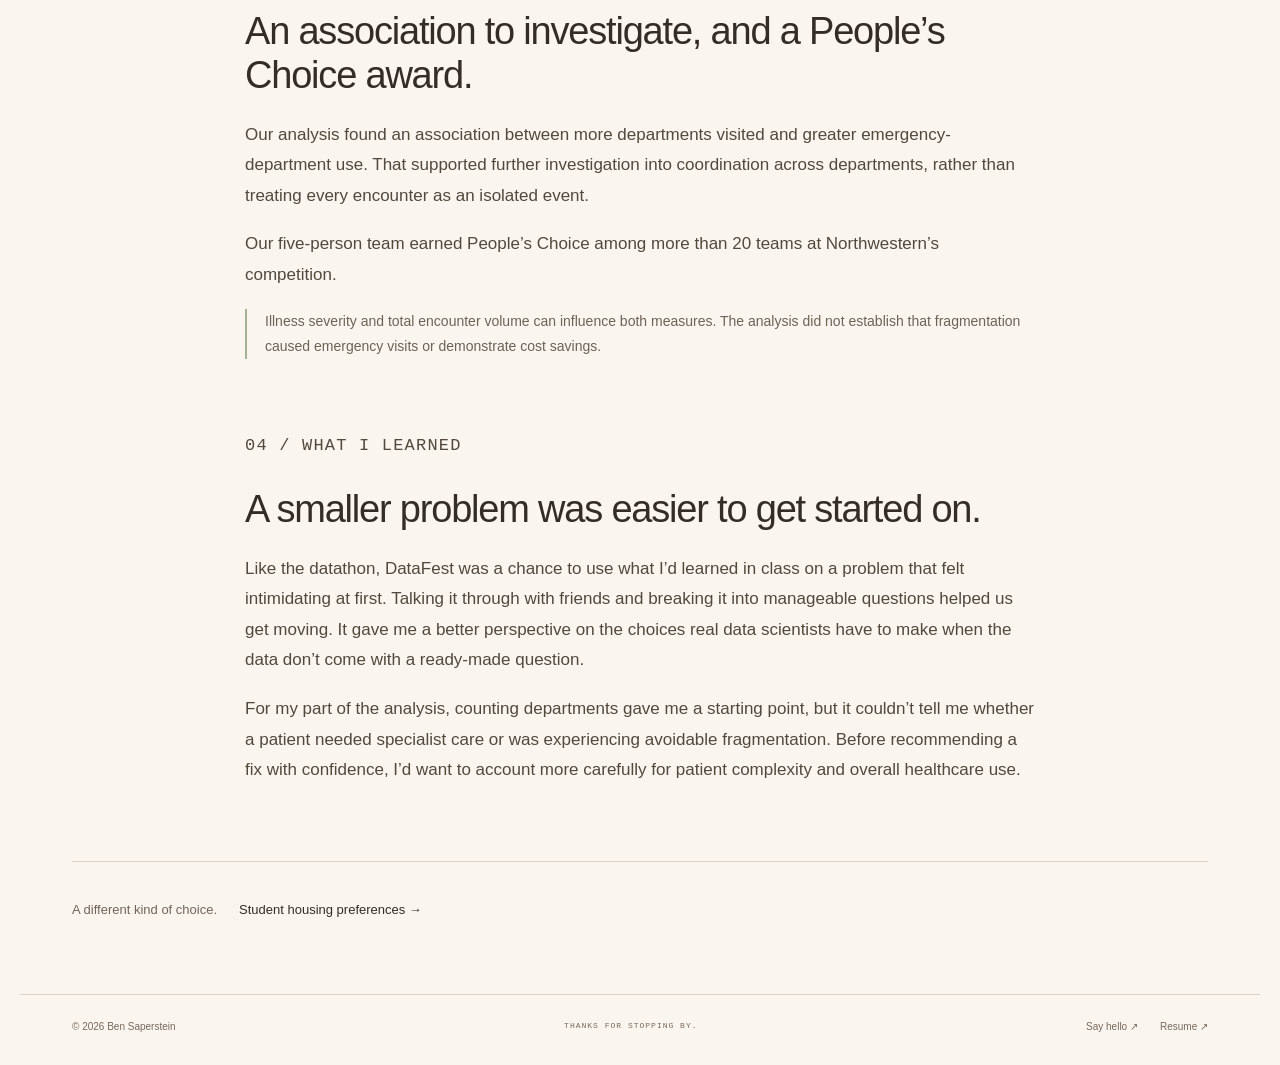
<file: project-datafest.html>
<!doctype html><html lang="en"><head><meta charset="utf-8"><meta name="viewport" content="width=device-width,initial-scale=1"><meta name="description" content="A closer look at care fragmentation at Northwestern ASA DataFest."><meta name="robots" content="index,follow"><meta name="theme-color" content="#faf6ef"><title>Understanding Fragmented Care — Ben Saperstein</title><link rel="icon" href="favicon.svg" type="image/svg+xml"><link rel="stylesheet" href="style.css"></head><body class="page-projects"><a class="skip" href="#main">Skip to content</a><header><a class="wordmark" href="index.html" aria-label="Ben Saperstein home"><span class="brand-mark" aria-hidden="true">b<span>.</span></span><span>Ben Saperstein</span></a><nav aria-label="Main navigation"><a href="index.html">Home</a><a href="work.html">Work</a><a href="projects.html" aria-current="page">Projects</a><a href="interests.html">Interests</a><a href="about.html">About Me</a><a href="contact.html">Contact</a></nav><a class="nav-resume" href="Ben_Saperstein_Public_Resume.pdf" target="_blank" rel="noopener">Resume ↗<span class="sr-only"> (PDF, opens in a new tab)</span></a></header><main id="main"><a class="case-back text-link" href="projects.html">← All projects</a><div><section class="page-intro case-intro"><p class="eyebrow">NORTHWESTERN ASA DATAFEST / TEAM PROJECT / 2026</p><h1>48 hours to make sense <br>of healthcare data.</h1><p class="page-description">A 48-hour team analysis of healthcare use, with a focus on patients with type 2 diabetes.</p><div class="tags"><span>pandas</span><span>Healthcare analytics</span><span>Presentation</span></div></section><div class="case-facts"><div><strong>People’s Choice</strong><span>competition award</span></div><div><strong>48 hours</strong><span>to analyze and present</span></div><div><strong>5 people</strong><span>on our team</span></div></div><article class="case-body case-single"><section><p class="eyebrow">01 / SUMMARY</p><h2>Finding a question our team could work with.</h2><p>After hearing about DataFest from my professors, I joined a group of friends to take on the challenge. It was a different team from the datathon, and this time we had 48 hours to analyze healthcare data and present our findings. My focus was care fragmentation: how the number of departments a patient visits relates to emergency-department use.</p><p><strong>My role:</strong> analyzing unique departments visited and emergency visits among patients with type 2 diabetes, contributing findings, and presenting care-coordination recommendations with the team.</p></section><section><p class="eyebrow">02 / METHODS</p><h2>Comparing department visits, emergency visits, and overall use.</h2><p>The analysis compared counts of unique departments visited with emergency visits and encounter volume for patients with type 2 diabetes. This provided a way to examine whether care spread across more departments accompanied greater emergency use.</p><p>We combined the care-fragmentation work with other team analyses and organized the findings into a shared presentation and recommendations.</p></section><section><p class="eyebrow">03 / RESULTS</p><h2>An association to investigate, and a People’s Choice award.</h2><p>Our analysis found an association between more departments visited and greater emergency-department use. That supported further investigation into coordination across departments, rather than treating every encounter as an isolated event.</p><p>Our five-person team earned People’s Choice among more than 20 teams at Northwestern’s competition.</p><p class="case-footnote">Illness severity and total encounter volume can influence both measures. The analysis did not establish that fragmentation caused emergency visits or demonstrate cost savings.</p></section><section><p class="eyebrow">04 / WHAT I LEARNED</p><h2>A smaller problem was easier to get started on.</h2><p>Like the datathon, DataFest was a chance to use what I’d learned in class on a problem that felt intimidating at first. Talking it through with friends and breaking it into manageable questions helped us get moving. It gave me a better perspective on the choices real data scientists have to make when the data don’t come with a ready-made question.</p><p>For my part of the analysis, counting departments gave me a starting point, but it couldn’t tell me whether a patient needed specialist care or was experiencing avoidable fragmentation. Before recommending a fix with confidence, I’d want to account more carefully for patient complexity and overall healthcare use.</p></section></article><div class="page-end"><p>A different kind of choice.</p><a class="text-link" href="project-housing.html">Student housing preferences →</a></div>
</div></main><footer><a href="index.html">© 2026 Ben Saperstein</a><span class="mono">THANKS FOR STOPPING BY.</span><div class="footer-links"><a href="contact.html">Say hello ↗</a><a href="Ben_Saperstein_Public_Resume.pdf" target="_blank" rel="noopener">Resume ↗<span class="sr-only"> (PDF, opens in a new tab)</span></a></div></footer><script src="script.js"></script></body></html>
</file>
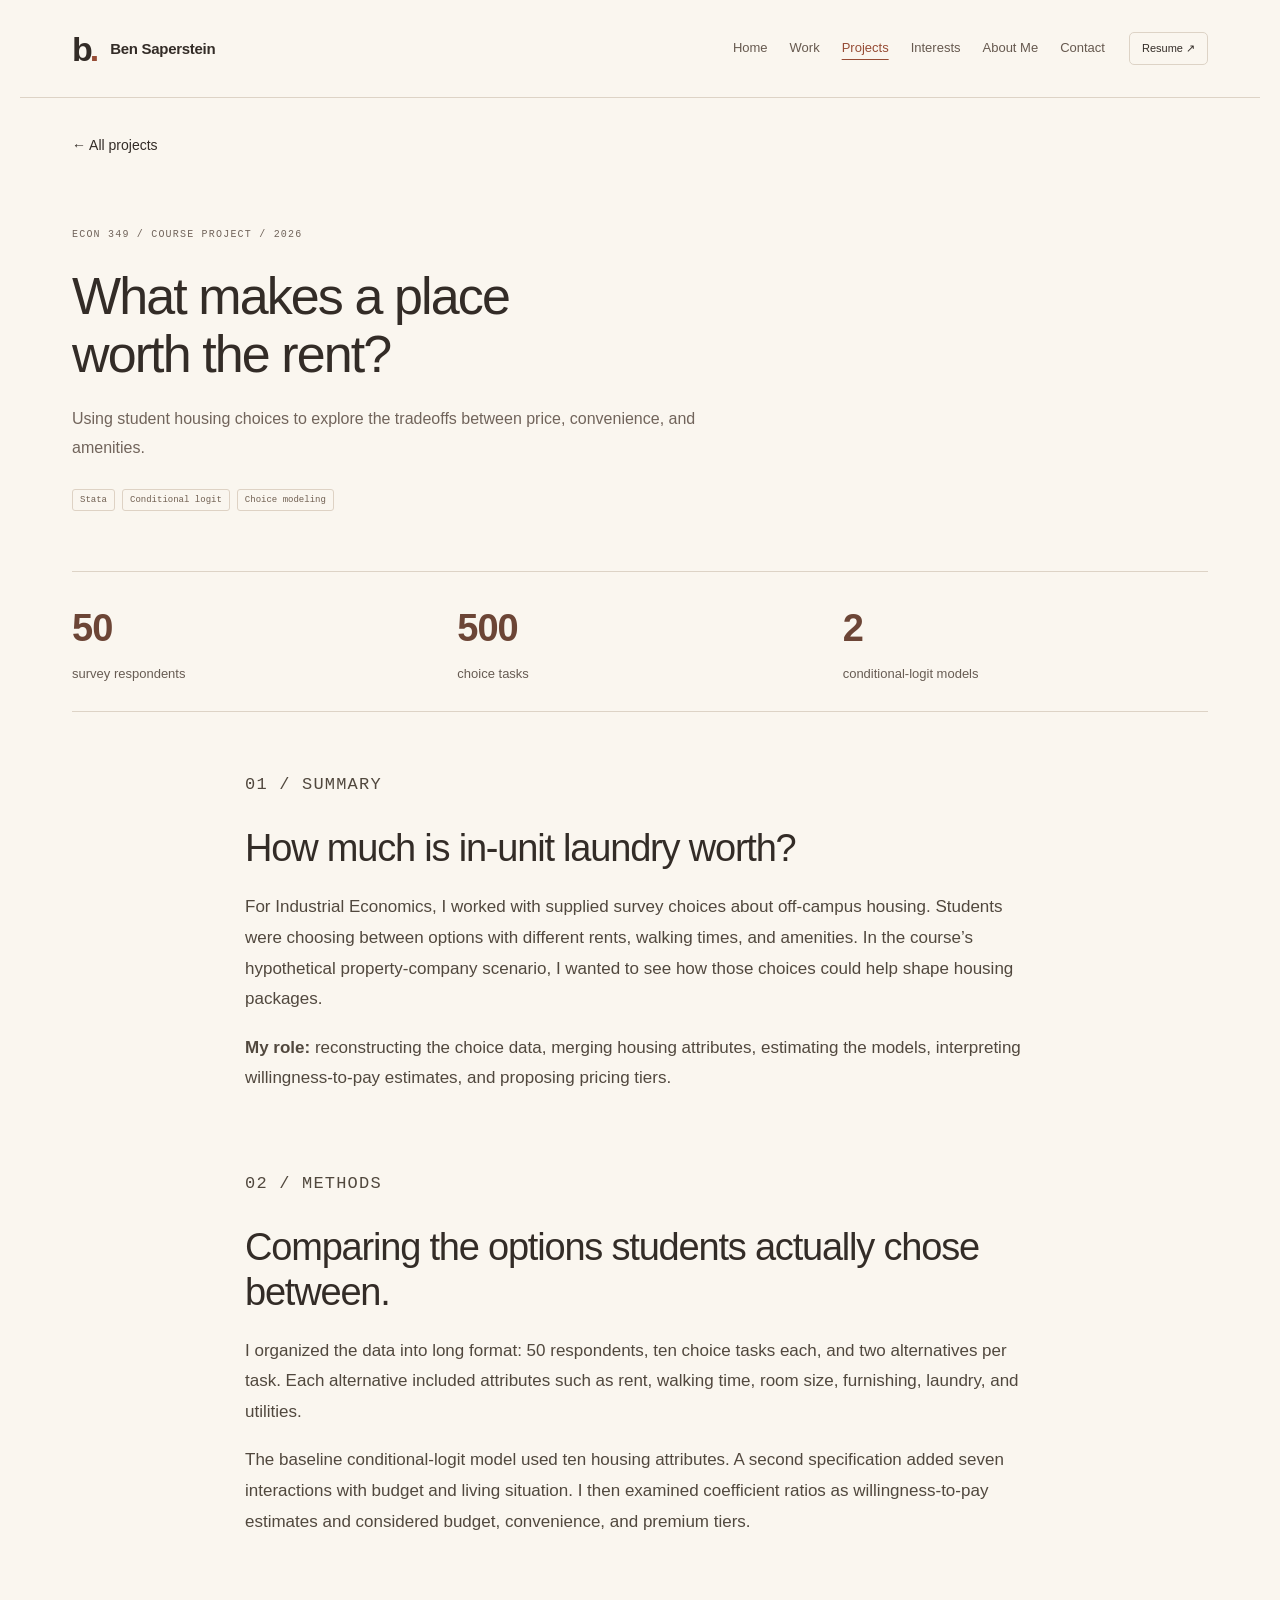
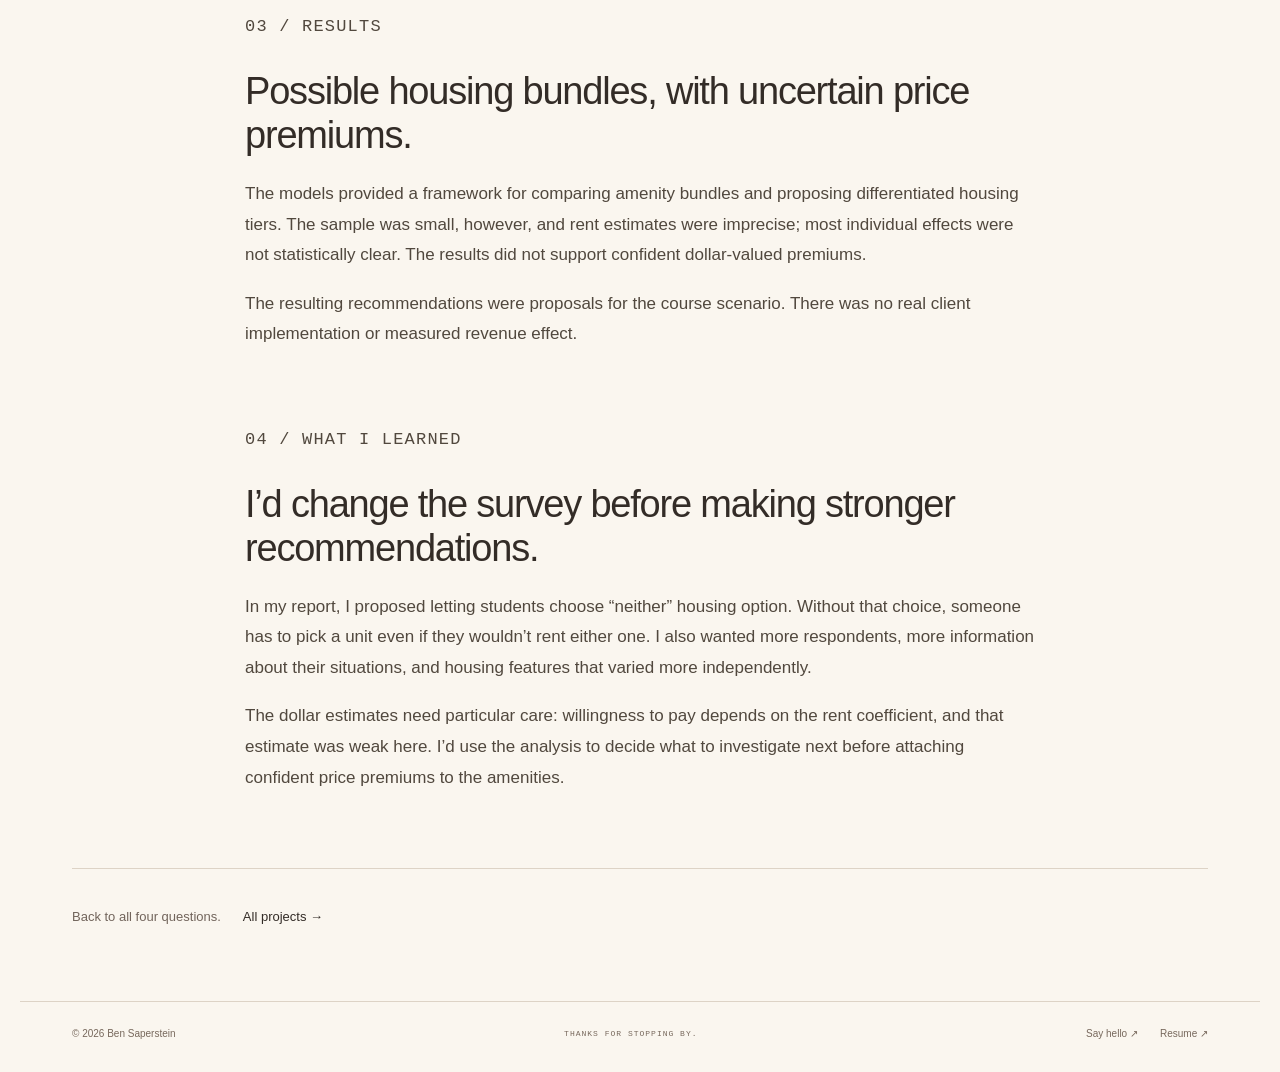
<file: project-housing.html>
<!doctype html><html lang="en"><head><meta charset="utf-8"><meta name="viewport" content="width=device-width,initial-scale=1"><meta name="description" content="A course study of rent, amenities, and student housing preferences."><meta name="robots" content="index,follow"><meta name="theme-color" content="#faf6ef"><title>How Students Choose Housing — Ben Saperstein</title><link rel="icon" href="favicon.svg" type="image/svg+xml"><link rel="stylesheet" href="style.css"></head><body class="page-projects"><a class="skip" href="#main">Skip to content</a><header><a class="wordmark" href="index.html" aria-label="Ben Saperstein home"><span class="brand-mark" aria-hidden="true">b<span>.</span></span><span>Ben Saperstein</span></a><nav aria-label="Main navigation"><a href="index.html">Home</a><a href="work.html">Work</a><a href="projects.html" aria-current="page">Projects</a><a href="interests.html">Interests</a><a href="about.html">About Me</a><a href="contact.html">Contact</a></nav><a class="nav-resume" href="Ben_Saperstein_Public_Resume.pdf" target="_blank" rel="noopener">Resume ↗<span class="sr-only"> (PDF, opens in a new tab)</span></a></header><main id="main"><a class="case-back text-link" href="projects.html">← All projects</a><section class="page-intro case-intro"><p class="eyebrow">ECON 349 / COURSE PROJECT / 2026</p><h1>What makes a place <br>worth the rent?</h1><p class="page-description">Using student housing choices to explore the tradeoffs between price, convenience, and amenities.</p><div class="tags"><span>Stata</span><span>Conditional logit</span><span>Choice modeling</span></div></section><div class="case-facts"><div><strong>50</strong><span>survey respondents</span></div><div><strong>500</strong><span>choice tasks</span></div><div><strong>2</strong><span>conditional-logit models</span></div></div><article class="case-body case-single"><section><p class="eyebrow">01 / SUMMARY</p><h2>How much is in-unit laundry worth?</h2><p>For Industrial Economics, I worked with supplied survey choices about off-campus housing. Students were choosing between options with different rents, walking times, and amenities. In the course’s hypothetical property-company scenario, I wanted to see how those choices could help shape housing packages.</p><p><strong>My role:</strong> reconstructing the choice data, merging housing attributes, estimating the models, interpreting willingness-to-pay estimates, and proposing pricing tiers.</p></section><section><p class="eyebrow">02 / METHODS</p><h2>Comparing the options students actually chose between.</h2><p>I organized the data into long format: 50 respondents, ten choice tasks each, and two alternatives per task. Each alternative included attributes such as rent, walking time, room size, furnishing, laundry, and utilities.</p><p>The baseline conditional-logit model used ten housing attributes. A second specification added seven interactions with budget and living situation. I then examined coefficient ratios as willingness-to-pay estimates and considered budget, convenience, and premium tiers.</p></section><section><p class="eyebrow">03 / RESULTS</p><h2>Possible housing bundles, with uncertain price premiums.</h2><p>The models provided a framework for comparing amenity bundles and proposing differentiated housing tiers. The sample was small, however, and rent estimates were imprecise; most individual effects were not statistically clear. The results did not support confident dollar-valued premiums.</p><p>The resulting recommendations were proposals for the course scenario. There was no real client implementation or measured revenue effect.</p></section><section><p class="eyebrow">04 / WHAT I LEARNED</p><h2>I’d change the survey before making stronger recommendations.</h2><p>In my report, I proposed letting students choose “neither” housing option. Without that choice, someone has to pick a unit even if they wouldn’t rent either one. I also wanted more respondents, more information about their situations, and housing features that varied more independently.</p><p>The dollar estimates need particular care: willingness to pay depends on the rent coefficient, and that estimate was weak here. I’d use the analysis to decide what to investigate next before attaching confident price premiums to the amenities.</p></section></article><div class="page-end"><p>Back to all four questions.</p><a class="text-link" href="projects.html">All projects →</a></div>
</main><footer><a href="index.html">© 2026 Ben Saperstein</a><span class="mono">THANKS FOR STOPPING BY.</span><div class="footer-links"><a href="contact.html">Say hello ↗</a><a href="Ben_Saperstein_Public_Resume.pdf" target="_blank" rel="noopener">Resume ↗<span class="sr-only"> (PDF, opens in a new tab)</span></a></div></footer><script src="script.js"></script></body></html>
</file>
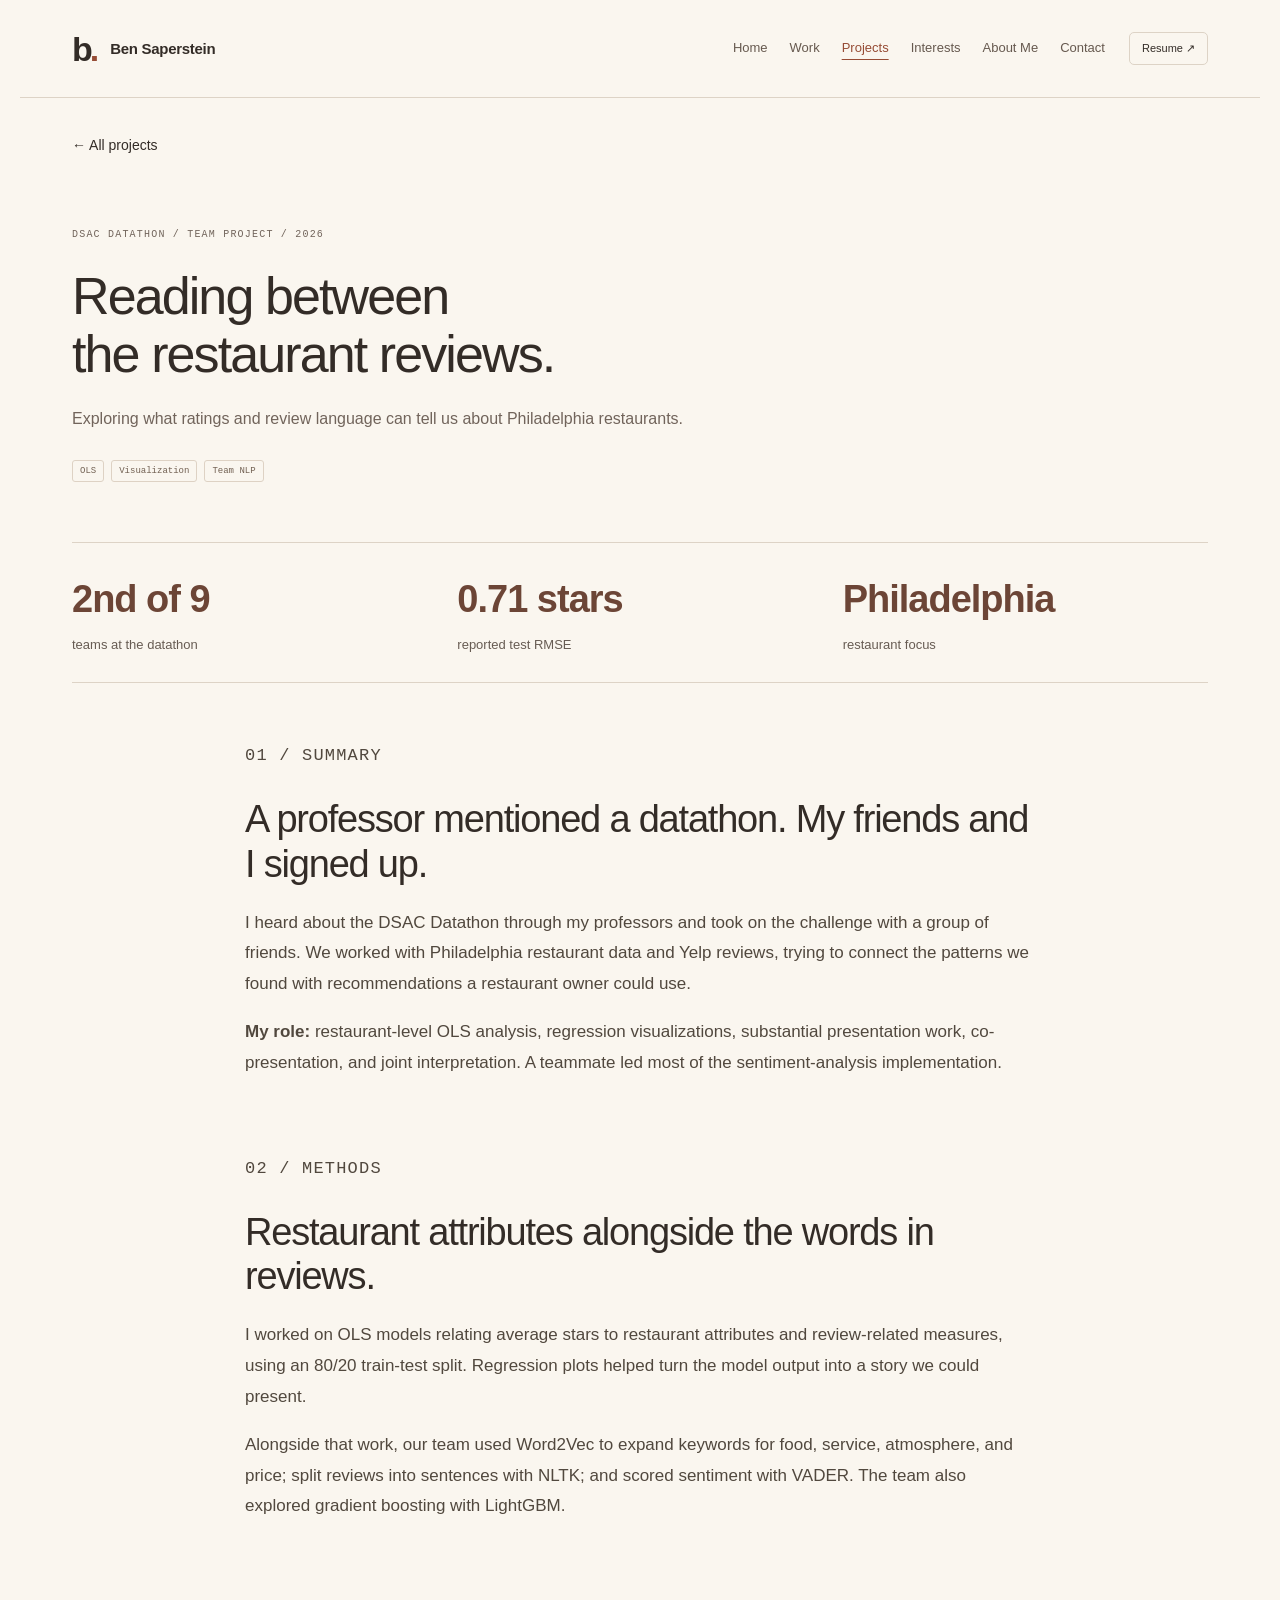
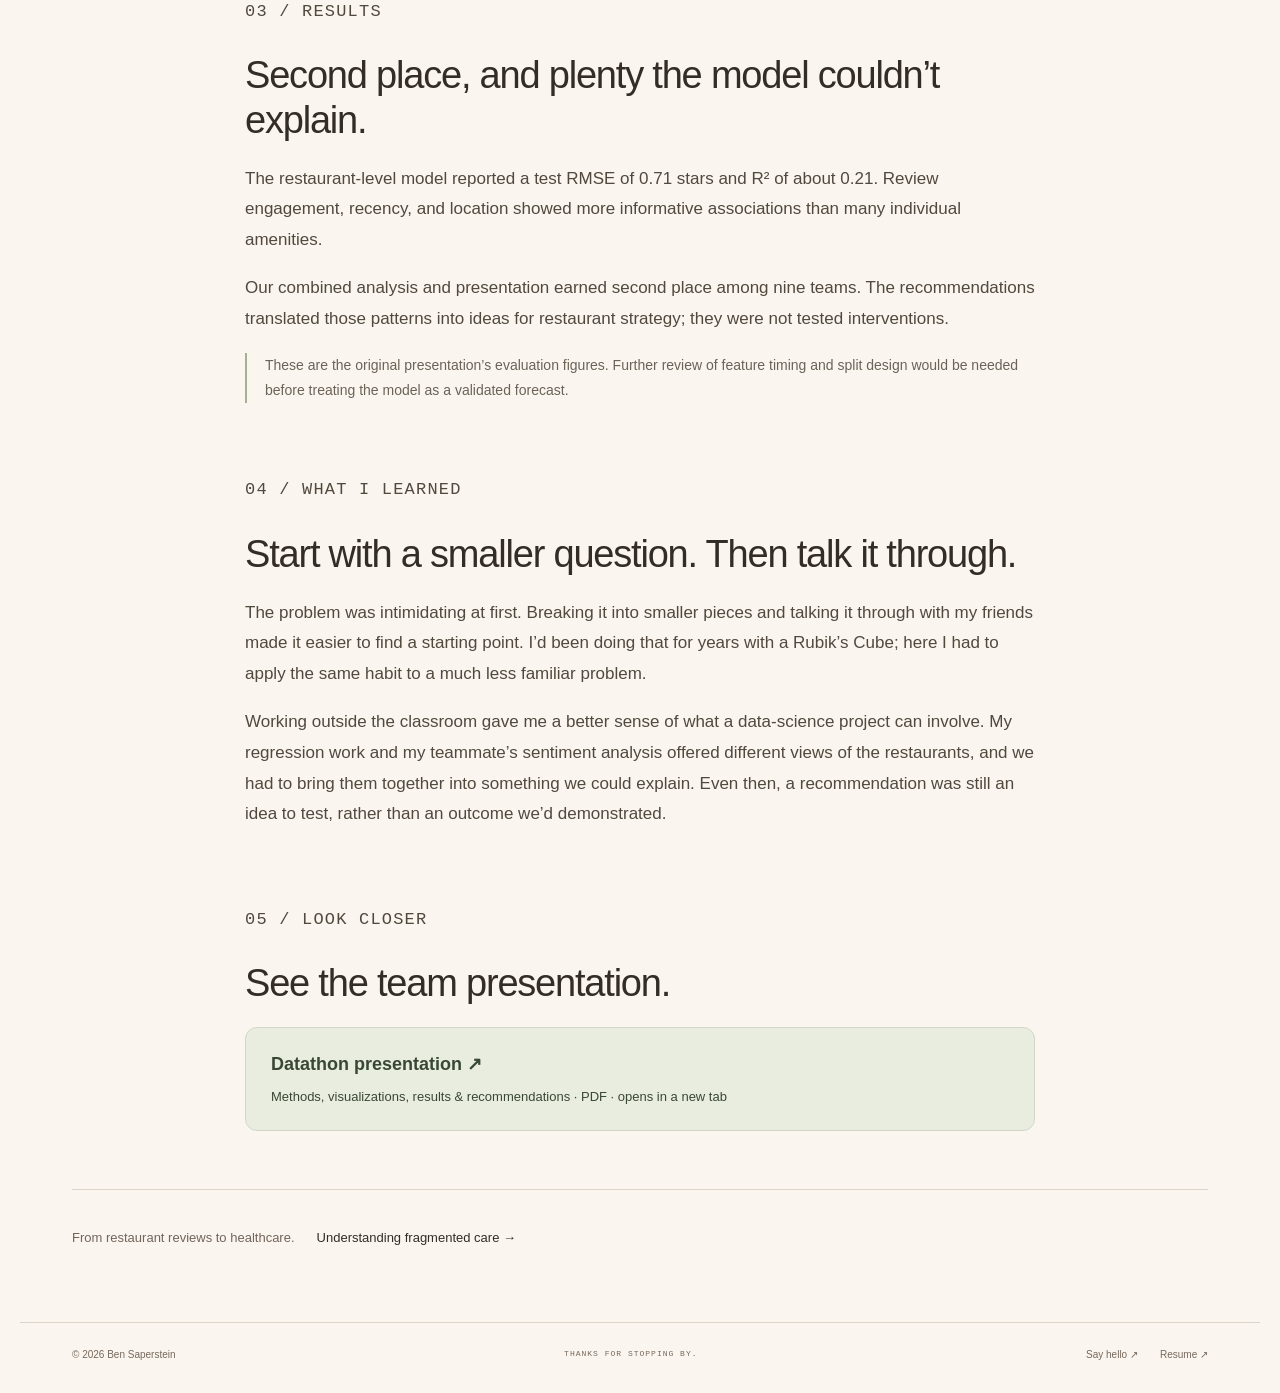
<file: project-yelp.html>
<!doctype html><html lang="en"><head><meta charset="utf-8"><meta name="viewport" content="width=device-width,initial-scale=1"><meta name="description" content="Exploring restaurant ratings and review sentiment at the DSAC Datathon."><meta name="robots" content="index,follow"><meta name="theme-color" content="#faf6ef"><title>Philadelphia Restaurant Reviews — Ben Saperstein</title><link rel="icon" href="favicon.svg" type="image/svg+xml"><link rel="stylesheet" href="style.css"></head><body class="page-projects"><a class="skip" href="#main">Skip to content</a><header><a class="wordmark" href="index.html" aria-label="Ben Saperstein home"><span class="brand-mark" aria-hidden="true">b<span>.</span></span><span>Ben Saperstein</span></a><nav aria-label="Main navigation"><a href="index.html">Home</a><a href="work.html">Work</a><a href="projects.html" aria-current="page">Projects</a><a href="interests.html">Interests</a><a href="about.html">About Me</a><a href="contact.html">Contact</a></nav><a class="nav-resume" href="Ben_Saperstein_Public_Resume.pdf" target="_blank" rel="noopener">Resume ↗<span class="sr-only"> (PDF, opens in a new tab)</span></a></header><main id="main"><a class="case-back text-link" href="projects.html">← All projects</a><section class="page-intro case-intro"><p class="eyebrow">DSAC DATATHON / TEAM PROJECT / 2026</p><h1>Reading between <br>the restaurant reviews.</h1><p class="page-description">Exploring what ratings and review language can tell us about Philadelphia restaurants.</p><div class="tags"><span>OLS</span><span>Visualization</span><span>Team NLP</span></div></section><div class="case-facts"><div><strong>2nd of 9</strong><span>teams at the datathon</span></div><div><strong>0.71 stars</strong><span>reported test RMSE</span></div><div><strong>Philadelphia</strong><span>restaurant focus</span></div></div>
<article class="case-body case-single"><section><p class="eyebrow">01 / SUMMARY</p><h2>A professor mentioned a datathon. My friends and I signed up.</h2><p>I heard about the DSAC Datathon through my professors and took on the challenge with a group of friends. We worked with Philadelphia restaurant data and Yelp reviews, trying to connect the patterns we found with recommendations a restaurant owner could use.</p><p><strong>My role:</strong> restaurant-level OLS analysis, regression visualizations, substantial presentation work, co-presentation, and joint interpretation. A teammate led most of the sentiment-analysis implementation.</p></section><section><p class="eyebrow">02 / METHODS</p><h2>Restaurant attributes alongside the words in reviews.</h2><p>I worked on OLS models relating average stars to restaurant attributes and review-related measures, using an 80/20 train-test split. Regression plots helped turn the model output into a story we could present.</p><p>Alongside that work, our team used Word2Vec to expand keywords for food, service, atmosphere, and price; split reviews into sentences with NLTK; and scored sentiment with VADER. The team also explored gradient boosting with LightGBM.</p></section><section><p class="eyebrow">03 / RESULTS</p><h2>Second place, and plenty the model couldn’t explain.</h2><p>The restaurant-level model reported a test RMSE of 0.71 stars and R² of about 0.21. Review engagement, recency, and location showed more informative associations than many individual amenities.</p><p>Our combined analysis and presentation earned second place among nine teams. The recommendations translated those patterns into ideas for restaurant strategy; they were not tested interventions.</p><p class="case-footnote">These are the original presentation’s evaluation figures. Further review of feature timing and split design would be needed before treating the model as a validated forecast.</p></section><section><p class="eyebrow">04 / WHAT I LEARNED</p><h2>Start with a smaller question. Then talk it through.</h2><p>The problem was intimidating at first. Breaking it into smaller pieces and talking it through with my friends made it easier to find a starting point. I’d been doing that for years with a Rubik’s Cube; here I had to apply the same habit to a much less familiar problem.</p><p>Working outside the classroom gave me a better sense of what a data-science project can involve. My regression work and my teammate’s sentiment analysis offered different views of the restaurants, and we had to bring them together into something we could explain. Even then, a recommendation was still an idea to test, rather than an outcome we’d demonstrated.</p></section><section><p class="eyebrow">05 / LOOK CLOSER</p><h2>See the team presentation.</h2><div class="artifact-links"><a href="https://drive.google.com/file/d/1tRuUN_woncClPXeEPMbWjLNbmYK5pRLA/view" target="_blank" rel="noopener"><strong>Datathon presentation ↗</strong><span>Methods, visualizations, results &amp; recommendations · PDF · opens in a new tab</span></a></div></section></article><div class="page-end"><p>From restaurant reviews to healthcare.</p><a class="text-link" href="project-datafest.html">Understanding fragmented care →</a></div>
</main><footer><a href="index.html">© 2026 Ben Saperstein</a><span class="mono">THANKS FOR STOPPING BY.</span><div class="footer-links"><a href="contact.html">Say hello ↗</a><a href="Ben_Saperstein_Public_Resume.pdf" target="_blank" rel="noopener">Resume ↗<span class="sr-only"> (PDF, opens in a new tab)</span></a></div></footer><script src="script.js"></script></body></html>
</file>
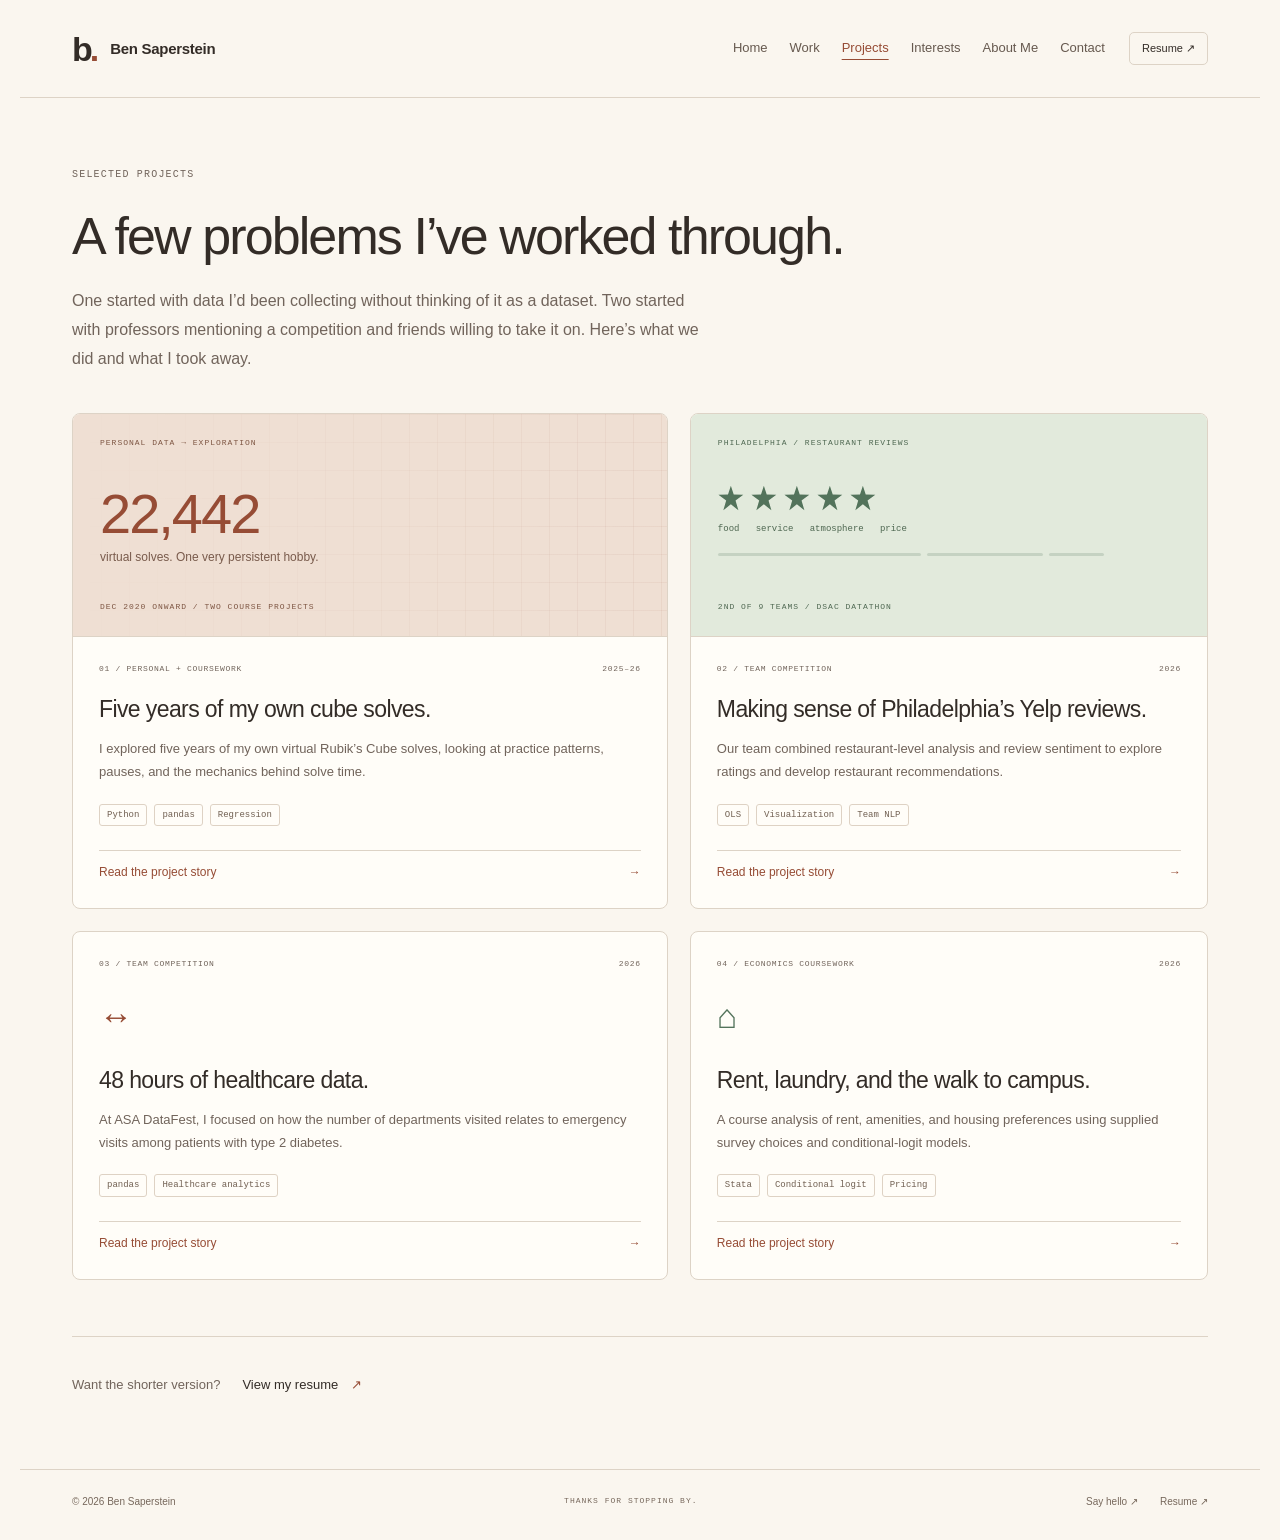
<file: projects.html>
<!doctype html><html lang="en"><head><meta charset="utf-8"><meta name="viewport" content="width=device-width,initial-scale=1"><meta name="description" content="One started with data I’d been collecting without thinking of it as a dataset. Two started with professors mentioning a competition and friends willing to take it on. Here’s what we did and what I took away."><meta name="robots" content="index,follow"><meta name="theme-color" content="#faf6ef"><title>Projects — Ben Saperstein</title><link rel="icon" href="favicon.svg" type="image/svg+xml"><link rel="stylesheet" href="style.css"></head><body class="page-projects"><a class="skip" href="#main">Skip to content</a><header><a class="wordmark" href="index.html" aria-label="Ben Saperstein home"><span class="brand-mark" aria-hidden="true">b<span>.</span></span><span>Ben Saperstein</span></a><nav aria-label="Main navigation"><a href="index.html">Home</a><a href="work.html">Work</a><a href="projects.html" aria-current="page">Projects</a><a href="interests.html">Interests</a><a href="about.html">About Me</a><a href="contact.html">Contact</a></nav><a class="nav-resume" href="Ben_Saperstein_Public_Resume.pdf" target="_blank" rel="noopener">Resume ↗<span class="sr-only"> (PDF, opens in a new tab)</span></a></header><main id="main"><section class="page-intro"><p class="eyebrow">SELECTED PROJECTS</p><h1>A few problems I’ve worked through.</h1><p class="page-description">One started with data I’d been collecting without thinking of it as a dataset. Two started with professors mentioning a competition and friends willing to take it on. Here’s what we did and what I took away.</p></section><section id="work" class="work"><div class="project-grid">
<article class="project featured"><div class="project-visual cube-visual"><div class="visual-grid" aria-hidden="true"></div><span class="mono visual-label">PERSONAL DATA → EXPLORATION</span><div class="big-stat">22,442<span>virtual solves. One very persistent hobby.</span></div><span class="visual-foot mono">DEC 2020 ONWARD / TWO COURSE PROJECTS</span></div><div class="project-content"><div class="project-meta"><span>01 / PERSONAL + COURSEWORK</span><span>2025–26</span></div><h2>Five years of my own cube solves.</h2><p>I explored five years of my own virtual Rubik’s Cube solves, looking at practice patterns, pauses, and the mechanics behind solve time.</p><div class="tags"><span>Python</span><span>pandas</span><span>Regression</span></div><a class="project-link" href="project-cube.html">Read the project story <span aria-hidden="true">→</span></a></div></article>
<article class="project"><div class="project-visual yelp-visual"><span class="mono visual-label">PHILADELPHIA / RESTAURANT REVIEWS</span><div class="review-motif" aria-hidden="true"><div><i></i><i></i><i></i><i></i><i></i></div><span>food   service   atmosphere   price</span><div class="review-lines"><b></b><b></b><b></b></div></div><span class="visual-foot mono">2ND OF 9 TEAMS / DSAC DATATHON</span></div><div class="project-content"><div class="project-meta"><span>02 / TEAM COMPETITION</span><span>2026</span></div><h2>Making sense of Philadelphia’s Yelp reviews.</h2><p>Our team combined restaurant-level analysis and review sentiment to explore ratings and develop restaurant recommendations.</p><div class="tags"><span>OLS</span><span>Visualization</span><span>Team NLP</span></div><a class="project-link" href="project-yelp.html">Read the project story <span aria-hidden="true">→</span></a></div></article>
<article class="project"><div class="project-content"><div class="project-meta"><span>03 / TEAM COMPETITION</span><span>2026</span></div><div class="project-icon" aria-hidden="true">↔</div><h2>48 hours of healthcare data.</h2><p>At ASA DataFest, I focused on how the number of departments visited relates to emergency visits among patients with type 2 diabetes.</p><div class="tags"><span>pandas</span><span>Healthcare analytics</span></div><a class="project-link" href="project-datafest.html">Read the project story <span aria-hidden="true">→</span></a></div></article>
<article class="project"><div class="project-content"><div class="project-meta"><span>04 / ECONOMICS COURSEWORK</span><span>2026</span></div><div class="project-icon" aria-hidden="true">⌂</div><h2>Rent, laundry, and the walk to campus.</h2><p>A course analysis of rent, amenities, and housing preferences using supplied survey choices and conditional-logit models.</p><div class="tags"><span>Stata</span><span>Conditional logit</span><span>Pricing</span></div><a class="project-link" href="project-housing.html">Read the project story <span aria-hidden="true">→</span></a></div></article>
</div></section>
<div class="page-end"><p>Want the shorter version?</p><a class="text-link" href="Ben_Saperstein_Public_Resume.pdf" target="_blank" rel="noopener">View my resume <span aria-hidden="true">↗</span><span class="sr-only"> (PDF, opens in a new tab)</span></a></div></main><footer><a href="index.html">© 2026 Ben Saperstein</a><span class="mono">THANKS FOR STOPPING BY.</span><div class="footer-links"><a href="contact.html">Say hello ↗</a><a href="Ben_Saperstein_Public_Resume.pdf" target="_blank" rel="noopener">Resume ↗<span class="sr-only"> (PDF, opens in a new tab)</span></a></div></footer><script src="script.js"></script></body></html>
</file>
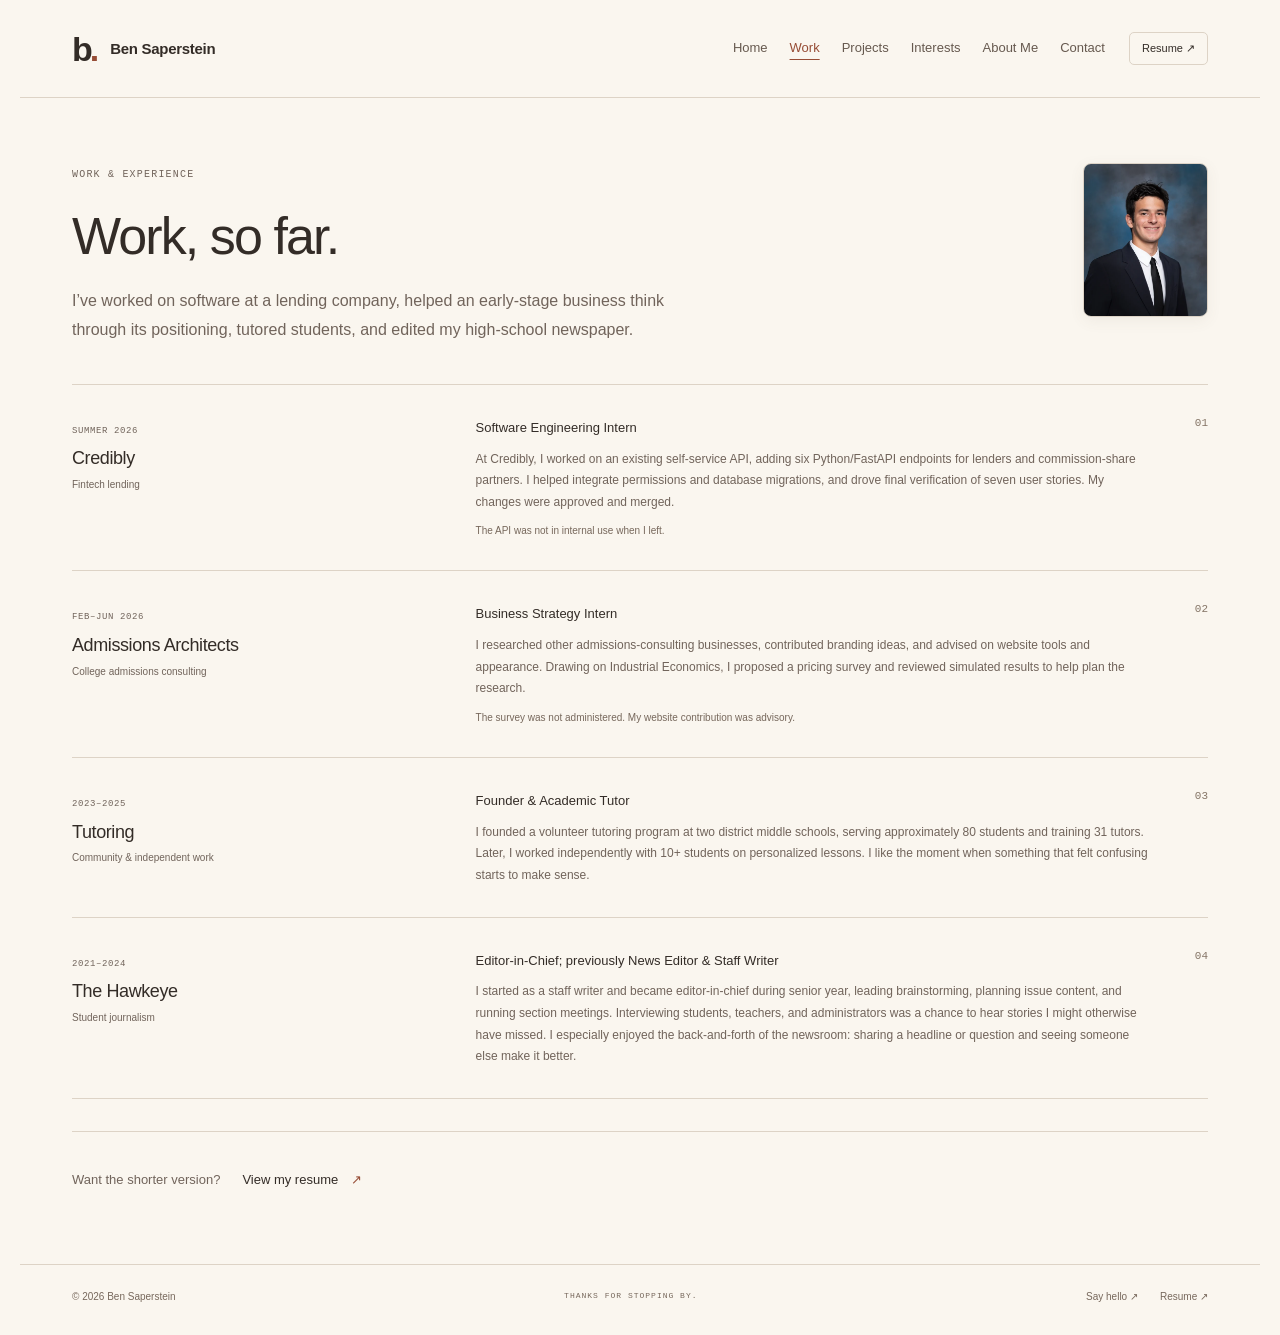
<file: work.html>
<!doctype html><html lang="en"><head><meta charset="utf-8"><meta name="viewport" content="width=device-width,initial-scale=1"><meta name="description" content="Software in fintech, strategy for an early-stage business, tutoring, and a few years in a school newsroom."><meta name="robots" content="index,follow"><meta name="theme-color" content="#faf6ef"><title>Work — Ben Saperstein</title><link rel="icon" href="favicon.svg" type="image/svg+xml"><link rel="stylesheet" href="style.css"></head><body class="page-work"><a class="skip" href="#main">Skip to content</a><header><a class="wordmark" href="index.html" aria-label="Ben Saperstein home"><span class="brand-mark" aria-hidden="true">b<span>.</span></span><span>Ben Saperstein</span></a><nav aria-label="Main navigation"><a href="index.html">Home</a><a href="work.html" aria-current="page">Work</a><a href="projects.html">Projects</a><a href="interests.html">Interests</a><a href="about.html">About Me</a><a href="contact.html">Contact</a></nav><a class="nav-resume" href="Ben_Saperstein_Public_Resume.pdf" target="_blank" rel="noopener">Resume ↗<span class="sr-only"> (PDF, opens in a new tab)</span></a></header><main id="main"><section class="page-intro work-photo-intro"><p class="eyebrow">WORK & EXPERIENCE</p><h1>Work, so far.</h1><p class="page-description">I’ve worked on software at a lending company, helped an early-stage business think through its positioning, tutored students, and edited my high-school newspaper.</p><img class="work-headshot" src="images/ben-portrait-480.webp" width="480" height="600" alt="Ben in a dark suit and tie"></section><section id="experience" class="experience"><div class="experience-list">
<article class="experience-row"><div><span class="mono date">SUMMER 2026</span><h2>Credibly</h2><span class="industry">Fintech lending</span></div><div><h3>Software Engineering Intern</h3><p>At Credibly, I worked on an existing self-service API, adding six Python/FastAPI endpoints for lenders and commission-share partners. I helped integrate permissions and database migrations, and drove final verification of seven user stories. My changes were approved and merged.</p><p class="small-note">The API was not in internal use when I left.</p></div><span class="experience-num" aria-hidden="true">01</span></article>
<article class="experience-row"><div><span class="mono date">FEB–JUN 2026</span><h2>Admissions Architects</h2><span class="industry">College admissions consulting</span></div><div><h3>Business Strategy Intern</h3><p>I researched other admissions-consulting businesses, contributed branding ideas, and advised on website tools and appearance. Drawing on Industrial Economics, I proposed a pricing survey and reviewed simulated results to help plan the research.</p><p class="small-note">The survey was not administered. My website contribution was advisory.</p></div><span class="experience-num" aria-hidden="true">02</span></article>
<article class="experience-row"><div><span class="mono date">2023–2025</span><h2>Tutoring</h2><span class="industry">Community &amp; independent work</span></div><div><h3>Founder &amp; Academic Tutor</h3><p>I founded a volunteer tutoring program at two district middle schools, serving approximately 80 students and training 31 tutors. Later, I worked independently with 10+ students on personalized lessons. I like the moment when something that felt confusing starts to make sense.</p></div><span class="experience-num" aria-hidden="true">03</span></article>
<article class="experience-row"><div><span class="mono date">2021–2024</span><h2>The Hawkeye</h2><span class="industry">Student journalism</span></div><div><h3>Editor-in-Chief; previously News Editor &amp; Staff Writer</h3><p>I started as a staff writer and became editor-in-chief during senior year, leading brainstorming, planning issue content, and running section meetings. Interviewing students, teachers, and administrators was a chance to hear stories I might otherwise have missed. I especially enjoyed the back-and-forth of the newsroom: sharing a headline or question and seeing someone else make it better.</p></div><span class="experience-num" aria-hidden="true">04</span></article></div></section>
<div class="page-end"><p>Want the shorter version?</p><a class="text-link" href="Ben_Saperstein_Public_Resume.pdf" target="_blank" rel="noopener">View my resume <span aria-hidden="true">↗</span><span class="sr-only"> (PDF, opens in a new tab)</span></a></div></main><footer><a href="index.html">© 2026 Ben Saperstein</a><span class="mono">THANKS FOR STOPPING BY.</span><div class="footer-links"><a href="contact.html">Say hello ↗</a><a href="Ben_Saperstein_Public_Resume.pdf" target="_blank" rel="noopener">Resume ↗<span class="sr-only"> (PDF, opens in a new tab)</span></a></div></footer><script src="script.js"></script></body></html>
</file>
<file: style.css>
:root{color-scheme:light;--bg:#faf6ef;--surface:#fffdf8;--line:#ddd3c6;--text:#332c27;--muted:#71645b;--accent:#964c35;--mint:#53735b}*{box-sizing:border-box}html{scroll-behavior:smooth;scroll-padding-top:95px}body{margin:0;background:var(--bg);color:var(--text);font-family:Arial,Helvetica,sans-serif;line-height:1.6;font-size:16px}a{color:inherit;text-decoration:none}button{font:inherit}a,button,summary{-webkit-tap-highlight-color:transparent}a:focus-visible,button:focus-visible,summary:focus-visible{outline:2px solid var(--accent);outline-offset:6px}a:hover{color:var(--accent)}.sr-only{position:absolute;width:1px;height:1px;overflow:hidden;clip:rect(0,0,0,0);white-space:nowrap}.skip{position:fixed;top:-100px;left:15px;padding:12px;background:var(--accent);color:#fffaf3;z-index:100}.skip:focus{top:10px}header,main,footer{max-width:1240px;margin:auto;padding-left:52px;padding-right:52px}header{height:98px;display:flex;align-items:center;justify-content:space-between;border-bottom:1px solid var(--line)}.wordmark{display:flex;gap:14px;align-items:center;font-size:15px;font-weight:600;letter-spacing:-.3px}.brand-mark{font-size:34px;line-height:1;font-weight:800;letter-spacing:-3px}.brand-mark span{color:var(--accent)}nav{display:flex;gap:31px;font-size:13px;color:#66594f}nav a:last-child{margin-left:8px}.hero{display:grid;grid-template-columns:1.5fr 1fr;gap:62px;align-items:center;padding:90px 0 85px}.eyebrow,.mono{font-family:"Courier New",monospace;font-size:10px;letter-spacing:1.2px;font-weight:400}.eyebrow{color:var(--muted);margin:0 0 26px;line-height:1.8}.status-dot{display:inline-block;width:6px;height:6px;background:var(--mint);border-radius:50%;margin-right:9px;vertical-align:1px}h1{font-size:clamp(38px,4.2vw,56px);line-height:1.13;letter-spacing:-2.4px;font-weight:500;margin:0 0 25px}h1 span{color:var(--accent)}.intro{color:var(--muted);max-width:470px;font-size:16px;line-height:1.8;margin:0 0 30px}.hero-actions{display:flex;align-items:center;gap:27px}.button{display:inline-flex;align-items:center;justify-content:space-between;gap:34px;padding:13px 19px;border:1px solid transparent;border-radius:4px;font-size:13px;font-weight:600}.primary{background:var(--accent);color:#fffaf3}.primary:hover{background:#7c3c29;color:#fffaf3}.text-link{font-size:13px;display:inline-flex;gap:13px;align-items:center}.text-link span{color:var(--accent)}.hero-object{height:362px;position:relative;border:1px solid var(--line);border-radius:8px;background:radial-gradient(ellipse at center,#eadac866,transparent 70%);overflow:hidden}.object-top{position:absolute;left:22px;right:22px;top:17px;display:flex;align-items:center;justify-content:space-between;color:var(--muted)}.object-top .mono{font-size:8px;letter-spacing:.8px}.cross{font-size:19px;color:#555}.cube-stage{height:263px;display:flex;align-items:center;justify-content:center;perspective:800px;padding-top:30px}.cube{width:123px;height:123px;position:relative;transform-style:preserve-3d;transform:rotateX(-25deg) rotateY(-35deg);transition:transform .7s cubic-bezier(.2,.8,.2,1)}.face{position:absolute;inset:0;display:grid;grid-template-columns:repeat(3,1fr);gap:4px;background:#51473d;border:3px solid #51473d;border-radius:3px;backface-visibility:hidden}.face i{display:block;border-radius:3px;border:1px solid #ffffff16}.front{transform:translateZ(61.5px)}.right{transform:rotateY(90deg) translateZ(61.5px)}.top{transform:rotateX(90deg) translateZ(61.5px)}.object-bottom{position:absolute;bottom:21px;left:23px;right:23px;display:flex;justify-content:space-between;align-items:end}.object-number{font-size:27px;letter-spacing:-1px;display:block;line-height:1.2}.object-number>span{font-size:16px;color:var(--muted);margin-left:2px}.caption{color:var(--muted);font-size:10px}.shuffle{border:1px solid var(--line);border-radius:4px;background:transparent;color:#66594f;padding:7px 10px;font-size:10px;cursor:pointer}.shuffle:hover{border-color:var(--accent);color:var(--accent)}.shuffle>span{margin-right:5px}.section-divider{display:flex;justify-content:space-between;border-top:1px solid var(--line);padding-top:18px;color:#77685c}.section-divider .mono{font-size:8px}.work,.experience{padding-top:83px}.section-heading{display:flex;justify-content:space-between;align-items:end;margin-bottom:33px}.section-heading .eyebrow{margin-bottom:13px}.section-heading h2,h2{font-size:32px;line-height:1.2;font-weight:500;letter-spacing:-1px;margin:0}.section-heading>p{font-size:12px;color:var(--muted);margin:0 0 3px}.project-grid{display:grid;grid-template-columns:1.15fr 1fr;gap:22px}.project{border:1px solid var(--line);border-radius:8px;overflow:hidden;background:var(--surface);display:flex;flex-direction:column}.project-visual{height:223px;position:relative;overflow:hidden;border-bottom:1px solid var(--line);padding:22px 27px}.cube-visual{background:#efdfd3}.visual-grid{position:absolute;inset:0;background-image:linear-gradient(#964c3510 1px,transparent 1px),linear-gradient(90deg,#964c3510 1px,transparent 1px);background-size:28px 28px;mask-image:linear-gradient(to right,transparent,black)}.visual-label,.visual-foot{font-size:8px;letter-spacing:1px;position:absolute;color:#7d5542}.visual-label{top:23px}.visual-foot{bottom:22px}.big-stat{position:absolute;top:64px;font-size:56px;line-height:1.3;color:#964c35;letter-spacing:-2px}.big-stat>span{display:block;font-size:12px;letter-spacing:0;color:#795b4c}.yelp-visual{background:#e2eadc}.yelp-visual .visual-label,.yelp-visual .visual-foot{color:#4e6751}.review-motif{position:absolute;top:72px;left:27px;right:27px}.review-motif>div:first-child{display:flex;gap:7px}.review-motif i{width:26px;height:26px;border-radius:3px;background:#53735b;clip-path:polygon(50% 0,61% 34%,98% 35%,68% 57%,79% 95%,50% 72%,21% 95%,32% 57%,2% 35%,39% 34%)}.review-motif>span{font-family:"Courier New",monospace;font-size:9px;color:#4e6751;display:block;margin-top:10px}.review-lines{margin-top:17px;display:flex;gap:6px}.review-lines b{display:block;width:44%;height:3px;background:#53735b33;border-radius:3px}.review-lines b:nth-child(2){width:25%}.review-lines b:nth-child(3){width:12%}.project-content{padding:26px;flex:1;display:flex;flex-direction:column;align-items:start}.project-meta{display:flex;justify-content:space-between;width:100%;font-family:"Courier New",monospace;font-size:8px;letter-spacing:.7px;color:var(--muted);gap:10px}.project h2{font-size:23px;line-height:1.25;letter-spacing:-.6px;font-weight:500;margin:20px 0 14px}.project p{font-size:13px;color:var(--muted);line-height:1.75;margin:0 0 20px}.tags{display:flex;gap:7px;flex-wrap:wrap;margin-bottom:24px}.tags span{font-family:"Courier New",monospace;font-size:9px;padding:3px 7px;border:1px solid #ded2c4;border-radius:3px;color:#716052}.project details{width:100%;border-top:1px solid var(--line);padding:13px 0;margin-top:auto;font-size:11px}summary{cursor:pointer;list-style:none;display:flex;justify-content:space-between;align-items:center;gap:12px;color:#65564b}summary::-webkit-details-marker{display:none}summary:hover{color:var(--accent)}summary>span{font-size:16px;color:var(--accent)}details[open] summary>span{transform:rotate(45deg)}.detail-content{padding-top:17px}.detail-content p{font-size:12px;margin-bottom:12px}.project-link{font-size:12px;display:flex;justify-content:space-between;align-items:center;width:100%;padding-top:12px;color:var(--accent);border-top:1px solid var(--line)}.project-note{border-top:1px solid var(--line);width:100%;padding-top:13px;font-size:10px;color:var(--muted)}.tiny-dot{width:5px;height:5px;border-radius:50%;display:inline-block;background:var(--accent);margin-right:5px}.project-icon{font-size:34px;color:var(--accent);height:55px;margin-top:20px;line-height:1.5}.project:nth-child(4) .project-icon{color:#53735b}.experience{padding-bottom:75px}.experience-list{border-top:1px solid var(--line)}.experience-row{display:grid;grid-template-columns:1fr 1.8fr 30px;gap:30px;border-bottom:1px solid var(--line);padding:30px 0}.date{font-size:9px;color:var(--muted);letter-spacing:.6px}.experience-row h2{margin:8px 0 0;font-size:18px;font-weight:500;letter-spacing:-.4px}.industry{font-size:10px;color:var(--muted)}.experience-row h3{font-size:13px;margin:3px 0 10px;font-weight:500}.experience-row p{font-size:12px;color:var(--muted);line-height:1.8;margin:0}.experience-row .small-note{font-size:10px;color:#77685c;margin-top:9px}.experience-num{font-family:"Courier New",monospace;font-size:11px;color:#857567;text-align:right}.about{display:grid;grid-template-columns:1fr 1fr;gap:75px;padding:5px 0 85px}.about .eyebrow{margin-bottom:19px}.about h2{line-height:1.25}.about-copy p{font-size:13px;color:var(--muted);line-height:1.85;margin:0 0 17px}.about-copy .text-link{font-size:12px;margin-top:5px}.contact{padding:47px 43px 39px;border:1px solid #dbc4b0;border-radius:8px;background:#f1e3d4;margin-bottom:53px}.contact .eyebrow{margin-bottom:18px;color:#8a5038}.contact-heading{display:flex;justify-content:space-between;align-items:center;gap:20px}.contact h2{font-size:40px;letter-spacing:-1.5px}.contact>p:not(.eyebrow){font-size:13px;color:#715b4b;margin:18px 0 28px}.round-arrow{background:var(--accent);color:#fffaf3;border-radius:50%;width:54px;height:54px;display:flex;align-items:center;justify-content:center;font-size:29px}.round-arrow:hover{color:#fffaf3;background:#7c3c29}.contact-links{display:flex;gap:30px;font-size:12px}.contact-links a{display:inline-flex;gap:18px}.contact-links span{color:var(--accent)}footer{border-top:1px solid var(--line);padding-top:24px;padding-bottom:30px;display:flex;justify-content:space-between;align-items:center;font-size:10px;color:#77685c}footer .mono{font-size:8px;letter-spacing:1px}footer a{font-size:10px}@media(min-width:1500px){header,main,footer{max-width:1340px}.hero{gap:100px}h1{font-size:60px}.hero-object{height:380px}.cube-stage{height:280px}}@media(max-width:900px){header,main,footer{padding-left:30px;padding-right:30px}.hero{gap:30px;padding-top:65px;padding-bottom:65px;grid-template-columns:1.3fr 1fr}h1{font-size:42px}.hero-object{height:335px}.intro{font-size:14px}.hero-actions{gap:18px}.button{gap:18px}.hero-actions .text-link{font-size:12px}.object-top .mono{font-size:7px}.shuffle{font-size:9px}.object-bottom{left:17px;right:17px}.cube{width:102px;height:102px}.front{transform:translateZ(51px)}.right{transform:rotateY(90deg) translateZ(51px)}.top{transform:rotateX(90deg) translateZ(51px)}.project-grid{grid-template-columns:1fr 1fr}.project-content{padding:22px}.project h2{font-size:21px}.section-heading h2,h2{font-size:28px}.about{gap:35px}}@media(max-width:640px){header,main,footer{padding-left:22px;padding-right:22px}header{height:78px}.wordmark{gap:10px}.wordmark>span:last-child{font-size:12px}nav{gap:16px;font-size:11px}nav a:nth-child(2){display:none}nav a:last-child{margin-left:0}.hero{grid-template-columns:1fr;gap:36px;padding:48px 0 40px}.hero .eyebrow{font-size:8px;margin-bottom:21px}h1{font-size:42px;letter-spacing:-1.8px;line-height:1.14}.intro{font-size:14px;max-width:430px}.hero-object{height:310px}.cube-stage{height:230px}.object-top .mono{font-size:8px}.cube{width:112px;height:112px}.front{transform:translateZ(56px)}.right{transform:rotateY(90deg) translateZ(56px)}.top{transform:rotateX(90deg) translateZ(56px)}.object-bottom{left:22px;right:22px}.shuffle{font-size:10px}.section-divider .mono{font-size:7px;letter-spacing:.5px}.section-divider>span:last-child{display:none}.work,.experience{padding-top:52px}.section-heading{align-items:start;gap:16px;margin-bottom:25px}.section-heading h2,h2{font-size:27px;letter-spacing:-.8px}.section-heading>p{display:none}.section-heading .eyebrow{font-size:9px;margin-bottom:12px}.project-grid{grid-template-columns:1fr;gap:18px}.project-visual{height:205px}.big-stat{font-size:52px}.project-content{padding:24px}.project h2{font-size:23px}.project p{font-size:13px}.project-meta{font-size:8px}.experience .section-heading{align-items:end}.experience .section-heading h2{max-width:220px}.experience .section-heading .text-link{font-size:10px;gap:4px;white-space:nowrap;margin-bottom:4px}.experience-row{grid-template-columns:1fr;gap:15px;padding:25px 0;position:relative}.experience-num{position:absolute;right:0;top:29px}.experience-row h2{font-size:19px}.experience-row h3{font-size:13px}.experience-row p{font-size:13px}.experience-row .small-note{font-size:11px}.experience{padding-bottom:50px}.about{grid-template-columns:1fr;gap:24px;padding-bottom:48px}.about h2 br{display:none}.about-copy p{font-size:14px}.contact{padding:28px 24px;margin-bottom:36px}.contact h2{font-size:31px;max-width:230px;line-height:1.15}.round-arrow{width:42px;height:42px;min-width:42px;font-size:24px}.contact>p:not(.eyebrow){font-size:12px}.contact>p br{display:none}.contact-links{gap:20px;flex-wrap:wrap;font-size:11px}.contact-links a{gap:9px}footer{flex-wrap:wrap;gap:16px;font-size:9px}footer .mono{display:none}}@media(prefers-reduced-motion:reduce){html{scroll-behavior:auto}.cube{transition:none}}
.hero-actions .button,.hero-actions .text-link{white-space:nowrap}@media(max-width:360px){h1{font-size:34px;letter-spacing:-1.4px}.hero-actions{gap:16px}.hero-actions .button{font-size:12px;gap:15px;padding:12px 13px}.hero-actions .text-link{font-size:11px;gap:8px}.wordmark>span:last-child{font-size:11px}nav{gap:12px;font-size:10px}.wordmark{gap:7px}}
/* Shared navigation and the personal, multi-page layout. */
header{gap:24px}header nav{gap:22px;margin-left:auto}header nav a:last-child{margin-left:0}header nav a[aria-current=page]{color:var(--accent);text-decoration:underline;text-underline-offset:7px;text-decoration-thickness:1px}.nav-resume{border:1px solid var(--line);border-radius:5px;font-size:11px;padding:7px 12px;white-space:nowrap}.footer-links{display:flex;gap:22px}.personal-hero{display:grid;grid-template-columns:1.35fr 1fr;gap:90px;align-items:center;padding:78px 0 80px}.personal-hero h1{font-size:clamp(45px,5vw,66px);line-height:1.1;letter-spacing:-2.4px}.personal-lead{font-size:18px;color:#574a40;line-height:1.7;max-width:510px;margin:25px 0 16px}.personal-description{font-size:14px;color:var(--muted);line-height:1.85;max-width:490px}.home-interests{display:flex;flex-wrap:wrap;gap:8px;margin:24px 0 30px}.home-interests span{font-size:10px;padding:5px 10px;border:1px solid var(--line);border-radius:20px;color:#66594f;background:#f3ede2}.portrait-card{margin:0;background:#e9e9da;border:1px solid #d4d9c7;border-radius:100px 100px 9px 9px;overflow:hidden;max-width:395px;width:100%;justify-self:end}.portrait-art{height:355px;position:relative;overflow:hidden;display:flex;align-items:center;justify-content:center;background:linear-gradient(140deg,#e9ebdc,#e0e5d2)}.portrait-ring{position:absolute;width:260px;height:260px;border:1px solid #bcc9ae;border-radius:50%;left:50%;top:47%;transform:translate(-50%,-50%)}.portrait-ring:after{content:"";position:absolute;inset:28px;border:1px solid #c9d2bd;border-radius:50%}.portrait-initials{position:relative;font-size:112px;letter-spacing:-10px;color:#697e58;font-weight:500;font-family:Georgia,serif;line-height:1}.portrait-tile{position:absolute;width:70px;height:70px;background:#d4af94;border-radius:12px;transform:rotate(-16deg)}.tile-one{left:-20px;top:65px}.tile-two{right:-23px;bottom:32px;background:#bbcbab;transform:rotate(19deg)}.portrait-card figcaption{padding:17px 23px;background:#f0f0e6;display:flex;justify-content:space-between;gap:10px;align-items:center;border-top:1px solid #d4d9c7}.portrait-card figcaption .mono{font-size:8px;letter-spacing:1px}.portrait-card figcaption>span:last-child{font-size:10px;color:#6d745f}.home-paths{padding:42px 0 65px;border-top:1px solid var(--line)}.path-grid{display:grid;grid-template-columns:repeat(3,1fr);gap:20px}.path-card{padding:26px;border:1px solid var(--line);border-radius:8px;background:var(--surface);transition:border-color .2s,transform .2s}.path-card:nth-child(2){background:#f2e7dc}.path-card:nth-child(3){background:#ebeee3}.path-card:hover{color:var(--text);border-color:#a58165;transform:translateY(-3px)}.path-number{font-family:"Courier New",monospace;font-size:9px;color:var(--muted);letter-spacing:1px}.path-card h3{font-size:26px;line-height:1.25;letter-spacing:-.5px;font-weight:400;margin:24px 0 17px}.path-card p{font-size:12px;color:var(--muted);min-height:40px;max-width:240px}.path-link{display:block;margin-top:26px;font-size:11px;color:var(--accent)}.home-note{padding:37px 0 55px;border-top:1px solid var(--line)}.home-note .eyebrow{margin-bottom:16px}.home-note h2{font-size:27px;margin-bottom:23px}.page-intro{padding:68px 0 39px;max-width:830px}.page-intro .eyebrow{margin-bottom:23px}.page-intro h1{font-size:52px;font-weight:400;line-height:1.12;margin-bottom:22px;letter-spacing:-1.9px}.page-description{font-size:16px;line-height:1.8;color:var(--muted);max-width:630px;margin:0}.page-work .experience,.page-projects .work{padding-top:0;padding-bottom:32px}.page-projects .project-grid{margin-bottom:24px}.page-end{padding:25px 0 60px;display:flex;gap:22px;align-items:center;border-top:1px solid var(--line)}.page-end>p{color:var(--muted);font-size:13px}.cubing-feature{display:grid;grid-template-columns:1.25fr 1fr;gap:75px;align-items:center;border-top:1px solid var(--line);padding:40px 0 55px}.cubing-feature h2{font-size:35px;line-height:1.18;margin-bottom:23px}.cubing-feature p:not(.eyebrow){font-size:14px;color:var(--muted);max-width:480px;line-height:1.85}.interest-links{display:flex;gap:25px;flex-wrap:wrap;margin-top:25px}.interest-links .text-link{font-size:12px}.interest-grid{display:grid;grid-template-columns:repeat(2,1fr);gap:20px;padding-bottom:50px}.interest-card{padding:28px;border:1px solid var(--line);border-radius:8px;background:var(--surface)}.interest-card:nth-child(3n+2){background:#ebeee3}.interest-card:nth-child(3n){background:#f2e7dc}.interest-card .mono{font-size:9px;color:var(--muted)}.interest-card h2{font-size:24px;margin:22px 0 14px}.interest-card p{font-size:14px;color:var(--muted);line-height:1.8;margin:0}.about-story{display:grid;grid-template-columns:1fr 1.9fr;gap:70px;padding:42px 0 55px;border-top:1px solid var(--line)}.story-label>.mono{font-size:9px;color:var(--muted)}.place-line{font-family:Georgia,serif;font-size:35px;line-height:1.4;color:var(--accent);letter-spacing:-1px}.story-body p{font-size:15px;color:var(--muted);line-height:1.9;margin:0 0 20px}.story-body .story-lead{font-size:23px;line-height:1.5;color:var(--text)}.story-body .text-link{margin-top:10px}.education-section{padding:32px 0 55px;border-top:1px solid var(--line)}.education-grid{display:grid;grid-template-columns:1.2fr 1fr;gap:20px}.education-grid article{padding:26px;background:var(--surface);border:1px solid var(--line);border-radius:8px}.education-grid article:last-child{background:#ebeee3}.education-grid .mono{font-size:9px;color:var(--muted)}.education-grid h3{font-weight:400;font-size:22px;letter-spacing:-.5px;margin:18px 0 14px}.education-grid p{font-size:14px;line-height:1.9;color:var(--muted)}.page-contact .page-intro{padding-bottom:40px}.page-contact .contact{margin-bottom:22px;padding:33px}.page-contact .contact>p:not(.eyebrow){margin:0 0 26px;font-size:18px;line-height:1.7}.contact-address{font-size:14px;overflow-wrap:anywhere;padding:0 0 70px;color:var(--muted)}
@media(max-width:1050px){header nav{gap:16px;font-size:12px}.nav-resume{padding:6px 9px}.personal-hero{gap:45px}.personal-hero h1{font-size:52px}.personal-lead{font-size:16px}.portrait-art{height:330px}.portrait-card figcaption{padding:14px 18px}.cubing-feature{gap:35px}}
@media(max-width:800px){header{height:auto;min-height:100px;flex-wrap:wrap;padding-top:18px;padding-bottom:16px;gap:14px}header nav{width:100%;order:3;margin:0;justify-content:space-between;gap:13px}header .nav-resume{margin-left:auto}header nav a:nth-child(2){display:inline}header nav a:last-child{margin-left:0}.personal-hero{gap:35px;padding:55px 0}.personal-hero h1{font-size:46px}.portrait-art{height:300px}.portrait-initials{font-size:95px}.portrait-card figcaption{flex-direction:column;align-items:start;gap:3px}.path-card{padding:20px}.path-card h3{font-size:23px}.page-intro h1{font-size:44px}.cubing-feature{gap:30px}.cubing-feature h2{font-size:30px}.about-story{gap:35px;grid-template-columns:1fr 2fr}}
@media(max-width:640px){header nav{gap:13px;font-size:11px;overflow-x:auto;padding:4px 0 6px;white-space:nowrap}header .wordmark>span:last-child{font-size:13px}.personal-hero{grid-template-columns:1fr;gap:35px;padding:42px 0 45px}.personal-hero h1{font-size:48px;letter-spacing:-1.8px}.personal-intro .eyebrow{font-size:8px}.personal-lead{font-size:17px}.personal-description{font-size:14px}.personal-hero .hero-actions{gap:22px;flex-wrap:wrap}.personal-hero .hero-actions .button{font-size:12px;padding:13px 16px;gap:15px}.personal-hero .hero-actions .text-link{font-size:12px}.portrait-card{max-width:100%;border-radius:85px 85px 8px 8px}.portrait-art{height:300px}.portrait-card figcaption{flex-direction:row;align-items:center;padding:16px 22px}.home-paths{padding:32px 0 40px}.path-grid{grid-template-columns:1fr;gap:16px}.path-card{padding:25px}.path-card h3{font-size:27px;margin:17px 0 12px}.path-card h3 br{display:none}.path-card p{min-height:0;max-width:none}.path-link{margin-top:20px}.home-note h2{font-size:26px}.page-intro{padding:43px 0 30px}.page-intro h1{font-size:39px;letter-spacing:-1.4px}.page-description{font-size:15px}.page-end{gap:18px;flex-wrap:wrap;padding-bottom:40px}.cubing-feature{grid-template-columns:1fr;gap:25px;padding:30px 0 35px}.cubing-feature h2{font-size:30px}.cubing-feature .hero-object{height:310px}.interest-grid{grid-template-columns:1fr;gap:16px;padding-bottom:35px}.interest-card{padding:25px}.interest-card h2{font-size:24px}.about-story{grid-template-columns:1fr;gap:12px;padding:30px 0}.place-line{font-size:25px;margin:18px 0;line-height:1.4}.place-line br{display:none}.place-line br:after{content:" "}.story-body .story-lead{font-size:22px}.education-grid{grid-template-columns:1fr}.education-section{padding:28px 0 40px}.page-contact .contact{padding:25px}.page-contact .contact>p:not(.eyebrow){font-size:16px}.page-contact .contact-links{font-size:13px;gap:24px}.contact-address{font-size:12px}.footer-links{gap:18px}footer{align-items:center}footer .mono{display:none}}
@media(prefers-reduced-motion:reduce){.path-card{transition:none}.path-card:hover{transform:none}}

.portrait-initials{font-size:88px;letter-spacing:-6px}@media(max-width:560px){header nav{display:grid;grid-template-columns:repeat(3,1fr);gap:8px 14px;overflow:visible;white-space:normal}header nav a{text-align:center;padding:3px 0}.portrait-initials{font-size:80px}}@media(max-width:360px){.personal-hero h1{font-size:40px}.page-intro h1{font-size:36px}}
/* Personal edition: real photographs and quieter, more specific copy. */
.photo-home{grid-template-columns:1.25fr 1fr;gap:70px;padding:66px 0 68px}.photo-home h1{font-size:74px;line-height:1.08;letter-spacing:-3px;margin-bottom:24px}.photo-home .personal-lead{font-size:21px;line-height:1.5;letter-spacing:-.3px;margin-bottom:24px}.photo-home .personal-description{font-size:15px;line-height:1.85}.photo-home .hero-actions{margin-top:28px}.real-portrait{border-radius:12px;transform:rotate(1.5deg);max-width:395px;background:#f7f1e7;border-color:#d7cabc;box-shadow:0 12px 30px #69534112}.real-portrait img{display:block;width:100%;height:430px;object-fit:cover;object-position:center 30%;border-radius:0}.real-portrait figcaption{background:#f7f1e7;border-color:#d7cabc;display:block;padding:17px 21px}.real-portrait figcaption .mono{display:block;margin-bottom:5px;color:#66594f}.real-portrait figcaption>span:last-child{font-family:Georgia,serif;font-style:italic;font-size:13px;color:#72624f}.personal-aside{display:grid;grid-template-columns:1fr 1.4fr;gap:65px;padding:46px 0 55px;border-top:1px solid var(--line)}.personal-aside h2{font-size:31px;margin-bottom:20px}.personal-aside>.eyebrow{margin-bottom:15px}.personal-aside>div>p:not(.eyebrow){font-size:14px;line-height:1.8;color:var(--muted);max-width:300px}.aside-facts article{position:relative;padding:4px 0 25px 42px;margin-bottom:23px;border-bottom:1px solid var(--line)}.aside-facts article:last-child{margin-bottom:0}.fact-marker{position:absolute;left:0;top:10px;font-family:"Courier New",monospace;font-size:10px;color:var(--accent)}.aside-facts h3{font-size:21px;font-weight:400;letter-spacing:-.4px;margin:0 0 11px}.aside-facts p{font-size:13px;line-height:1.85;color:var(--muted);margin:0;max-width:440px}.about-personal{display:grid;grid-template-columns:.85fr 1.45fr;gap:65px;padding:35px 0 55px;border-top:1px solid var(--line);align-items:start}.about-photo{margin:0;position:sticky;top:30px}.about-photo img{width:100%;height:auto;display:block;border-radius:8px;border:1px solid var(--line)}.about-photo figcaption{padding:18px 0;font-size:8px;color:var(--muted);letter-spacing:1px}.about-personal .story-body .story-lead{font-family:Georgia,serif;font-size:30px;line-height:1.25;letter-spacing:-.6px;margin:3px 0 24px}.about-personal .story-body p{font-size:15px;line-height:1.85}.work-photo-intro{position:relative;max-width:none;padding-right:200px;min-height:260px}.work-headshot{position:absolute;right:0;top:65px;width:125px;height:154px;object-fit:cover;border-radius:8px;box-shadow:0 4px 15px #69534112;border:1px solid var(--line)}.fun-fact{background:#f2e7dc!important}.cubing-feature h2{font-family:Georgia,serif;font-size:39px;font-weight:400;letter-spacing:-.7px;line-height:1.2}.page-interests .page-intro h1{font-size:58px}.page-contact .contact{background:#f4e9dc}.page-work .page-description{max-width:650px}
@media(max-width:900px){.photo-home{gap:35px}.photo-home h1{font-size:60px}.photo-home .personal-lead{font-size:19px}.real-portrait img{height:405px}.about-personal{gap:35px;grid-template-columns:.9fr 1.3fr}.personal-aside{gap:35px}.real-portrait figcaption>span:last-child{font-size:12px}}
@media(max-width:640px){.photo-home{grid-template-columns:1fr;padding:42px 0 46px;gap:35px}.photo-home h1{font-size:58px;letter-spacing:-2px}.photo-home .personal-lead{font-size:21px;line-height:1.5}.photo-home .personal-description{font-size:15px}.photo-home .hero-actions{gap:24px}.real-portrait{max-width:100%;transform:none;border-radius:9px}.real-portrait img{height:430px;object-position:center 30%}.real-portrait figcaption{display:block}.personal-aside{grid-template-columns:1fr;gap:20px;padding:32px 0 40px}.personal-aside>div>p:not(.eyebrow){max-width:none}.personal-aside h2{font-size:28px}.aside-facts article{padding-left:32px}.about-personal{grid-template-columns:1fr;gap:22px;padding:28px 0 35px}.about-photo{position:static;max-width:100%}.about-photo img{height:420px;object-fit:cover;object-position:center 30%}.about-personal .story-body .story-lead{font-size:29px}.about-personal .story-body p{font-size:15px}.work-photo-intro{padding-right:0;min-height:0}.work-photo-intro h1{padding-right:96px;font-size:37px;min-height:88px}.work-photo-intro .eyebrow{padding-right:100px}.work-headshot{width:80px;height:100px;top:49px}.page-interests .page-intro h1{font-size:44px}.cubing-feature h2{font-size:32px}}
@media(max-width:360px){.photo-home h1{font-size:49px}.real-portrait img{height:380px}.photo-home .personal-lead{font-size:19px}.work-photo-intro h1{font-size:32px}.photo-home .hero-actions{gap:18px}.photo-home .hero-actions .text-link{font-size:11px}}
/* Project stories: quiet navigation, generous reading measure. */
.case-back{display:inline-block;margin-top:36px;font-size:14px}
.case-intro{padding-bottom:36px!important}.case-intro h1{max-width:1000px}.case-intro .tags{margin-top:26px}
.case-facts{display:grid;grid-template-columns:repeat(3,1fr);border-top:1px solid var(--line,#dcd3c8);border-bottom:1px solid var(--line,#dcd3c8);padding:26px 0;gap:20px;margin-bottom:58px}
.case-facts strong{display:block;font-size:clamp(22px,3vw,38px);font-weight:600;letter-spacing:-1px;color:#6c4536}.case-facts span{display:block;font-size:13px;color:#675c53;margin-top:5px}
.case-layout{display:grid;grid-template-columns:180px minmax(0,1fr);gap:58px;align-items:start}.case-nav{position:sticky;top:120px;display:flex;flex-direction:column;gap:15px;font-size:14px}.case-nav a{text-decoration:none;color:#68564a}.case-nav a:hover{color:#93492e;text-decoration:underline}
.case-body{max-width:790px;min-width:0}.case-single{margin:auto}.case-body section{padding:0 0 58px;scroll-margin-top:130px}.case-body h2{font-size:clamp(26px,3vw,38px);line-height:1.16;letter-spacing:-1.2px;margin:12px 0 22px}.case-body p,.case-body li{font-size:17px;line-height:1.8;color:#51483e}.case-body p+p{margin-top:18px}.case-body blockquote{border-left:3px solid #ac6244;padding:12px 0 12px 25px;margin:30px 0 0;font-size:23px;line-height:1.5;color:#794b38}.method-steps{padding-left:24px}.method-steps li{padding-left:8px;margin-bottom:19px}.case-chart{margin:30px 0;background:white;border:1px solid #dfd6ca;border-radius:14px;padding:14px}.case-chart img{width:100%;height:auto;display:block}.case-chart figcaption{font-size:12px;line-height:1.6;color:#665d54;padding:10px 5px 2px}.case-scope{border:1px solid #d9d0c4;border-radius:12px;padding:0 20px;margin-top:24px;background:#f2eee5}.case-scope summary{padding:18px 0;font-size:14px;font-weight:600;cursor:pointer}.case-scope p{font-size:14px;padding-bottom:18px}.case-body .case-footnote{font-size:14px;color:#6b6258;border-left:2px solid #a5af94;padding-left:18px}.artifact-links{display:grid;gap:13px}.artifact-links a{display:block;padding:22px 25px;background:#e8eddf;border:1px solid #d0d7c6;border-radius:12px;text-decoration:none;color:#394834}.artifact-links a:hover{background:#dfe7d4}.artifact-links a strong{display:block;font-size:18px}.artifact-links a span{display:block;font-size:13px;margin-top:8px;line-height:1.6}.travel-note{display:grid;grid-template-columns:1.4fr 1fr;gap:50px;align-items:center;border-top:1px solid #ded5c9;border-bottom:1px solid #ded5c9;padding:40px 0;margin:10px 0 45px}.travel-note h2{font-size:34px;letter-spacing:-1px;margin:12px 0 18px}.travel-note p{line-height:1.8;color:#5c5145}.travel-stops{display:flex;gap:12px;flex-wrap:wrap}.travel-stops span{background:#e5eadb;border:1px solid #cdd5c0;border-radius:999px;padding:12px 19px;font-size:15px;color:#46523e}
@media(max-width:760px){.case-layout{grid-template-columns:1fr;gap:25px}.case-nav{position:static;flex-direction:row;flex-wrap:wrap;gap:12px 20px;padding-bottom:24px;border-bottom:1px solid #ded5c9}.case-nav .eyebrow{width:100%;margin:0}.case-facts{gap:10px;margin-bottom:35px}.case-facts strong{letter-spacing:-.5px}.case-facts span{font-size:11px}.case-body section{padding-bottom:38px}.case-body p,.case-body li{font-size:16px}.case-chart{padding:6px}.travel-note{grid-template-columns:1fr;gap:24px}.case-back{margin-top:25px}}

.photo-home .real-portrait img{object-position:center 60%}.travel-gallery{padding:5px 0 45px}.travel-gallery .section-heading{margin-bottom:25px}.travel-gallery h2{font-size:34px;letter-spacing:-1px}.travel-photo-grid{display:grid;grid-template-columns:repeat(4,minmax(0,1fr));gap:18px}.travel-photo-grid figure{margin:0;overflow:hidden;border:1px solid var(--line);border-radius:10px;background:var(--surface)}.travel-photo-grid img{width:100%;height:auto;aspect-ratio:3/4;object-fit:cover;display:block}.travel-photo-grid figcaption{font-size:12px;color:var(--muted);padding:13px 15px;line-height:1.6}.travel-photo-grid figure:last-child img{object-position:65% center}@media(max-width:960px){.travel-photo-grid{grid-template-columns:repeat(2,minmax(0,1fr))}}@media(max-width:640px){.travel-photo-grid{gap:16px;grid-template-columns:1fr}.travel-photo-grid img{aspect-ratio:4/3}.travel-photo-grid figure:first-child img{object-position:center 80%}.travel-photo-grid figure:nth-child(2) img{object-position:center 65%}.travel-photo-grid figure:last-child img{object-position:center 45%}}
</file>
